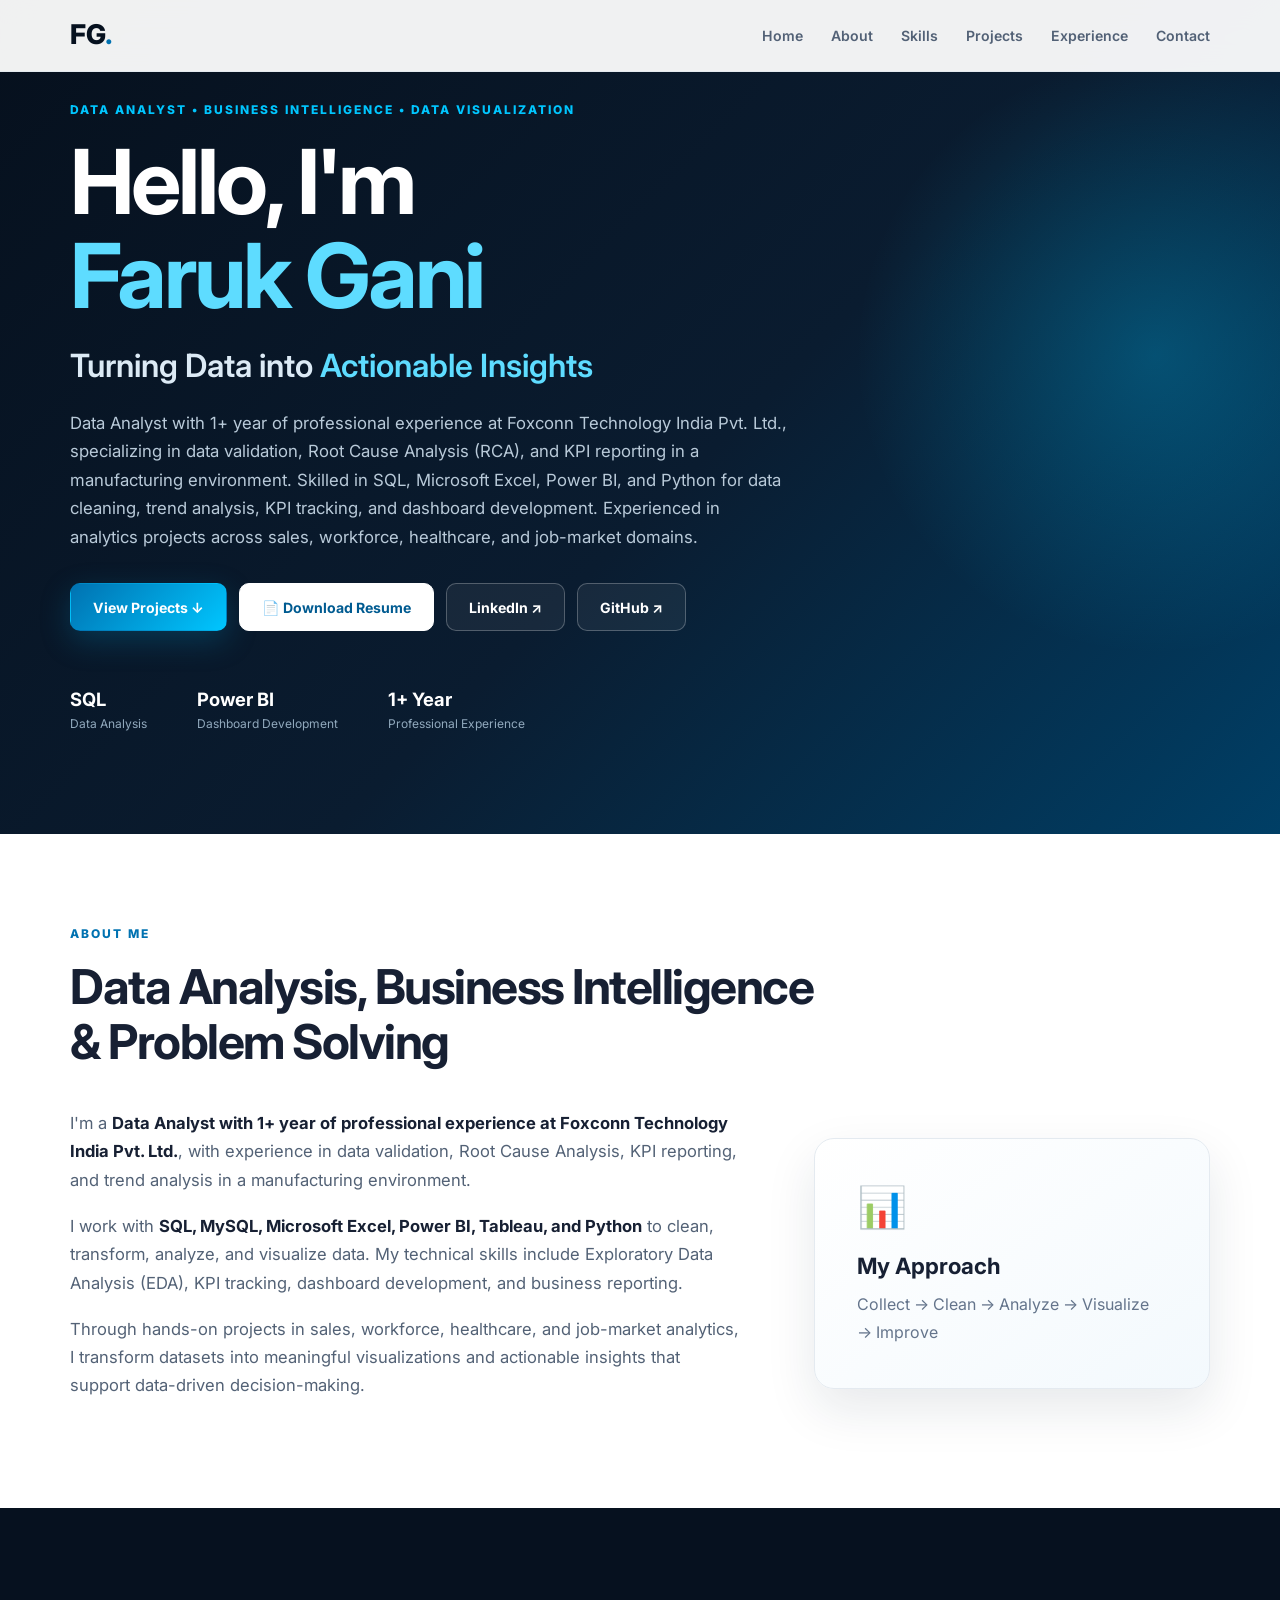
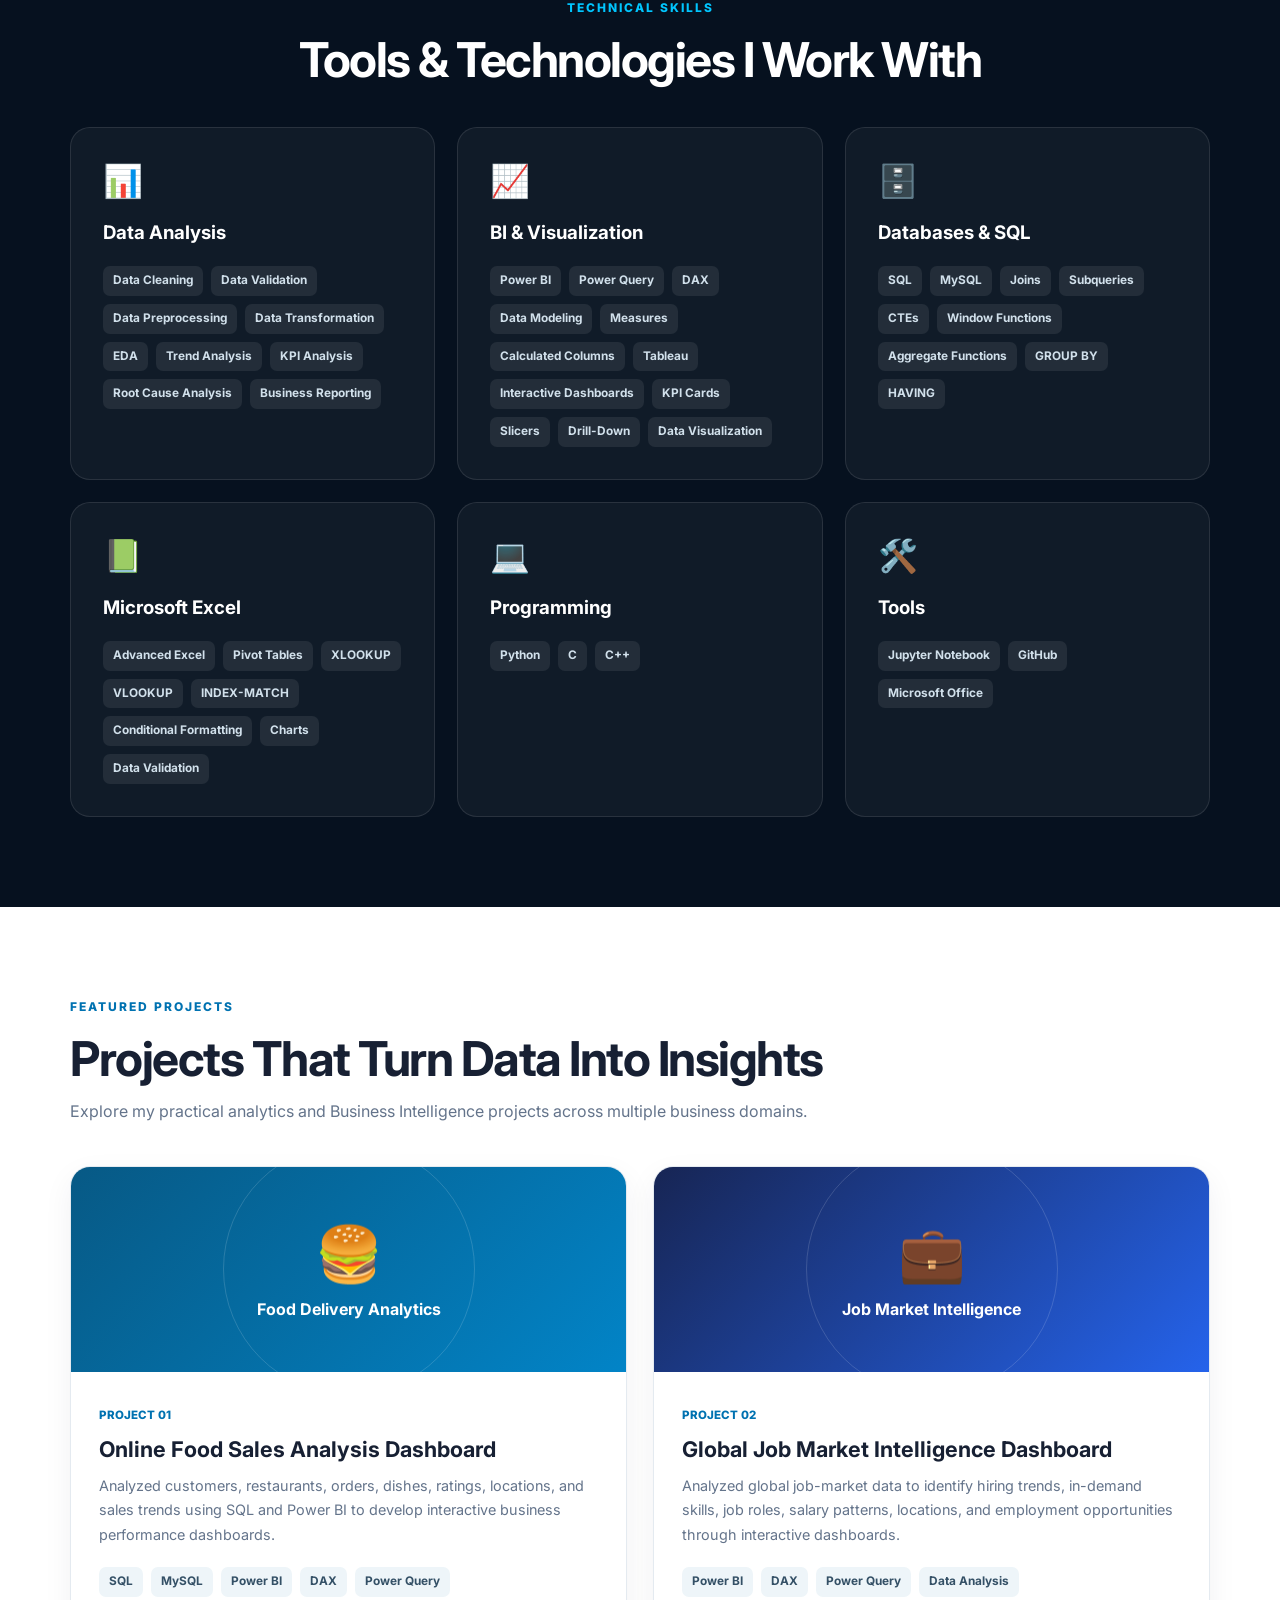
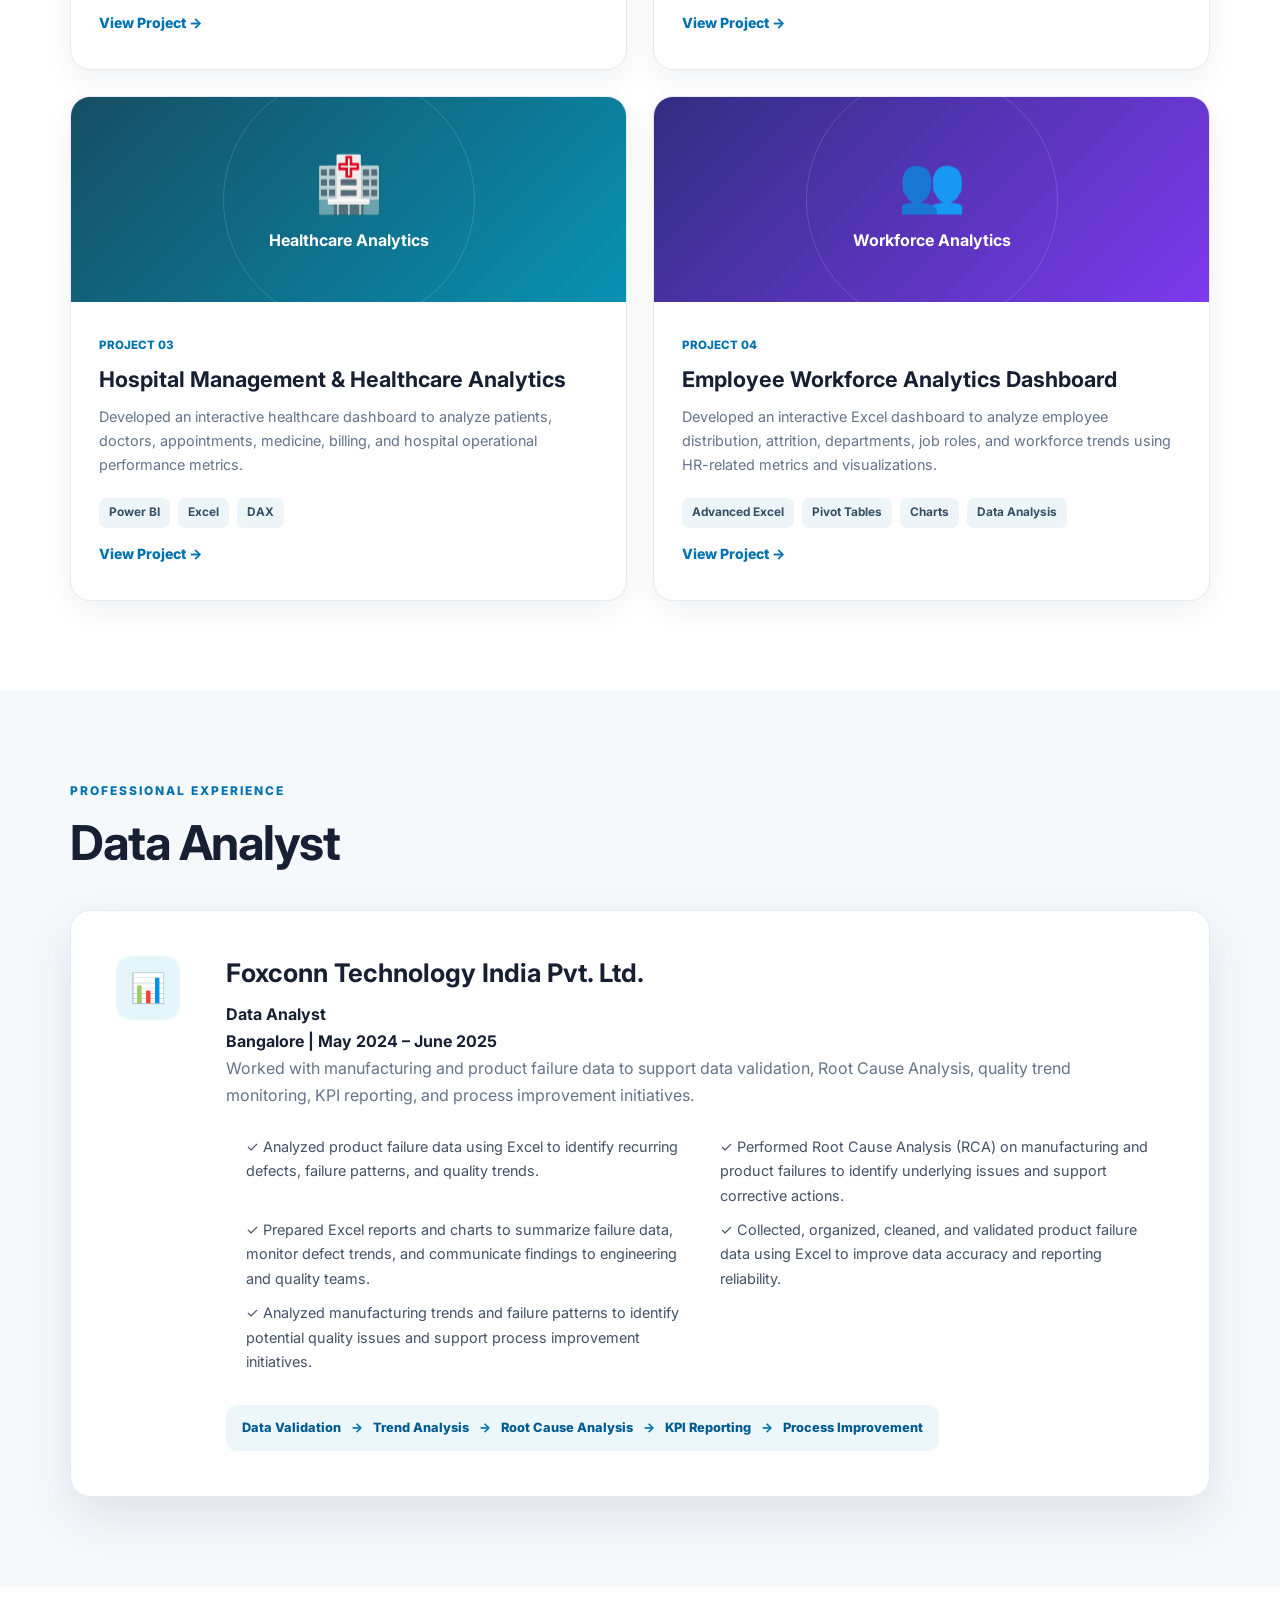
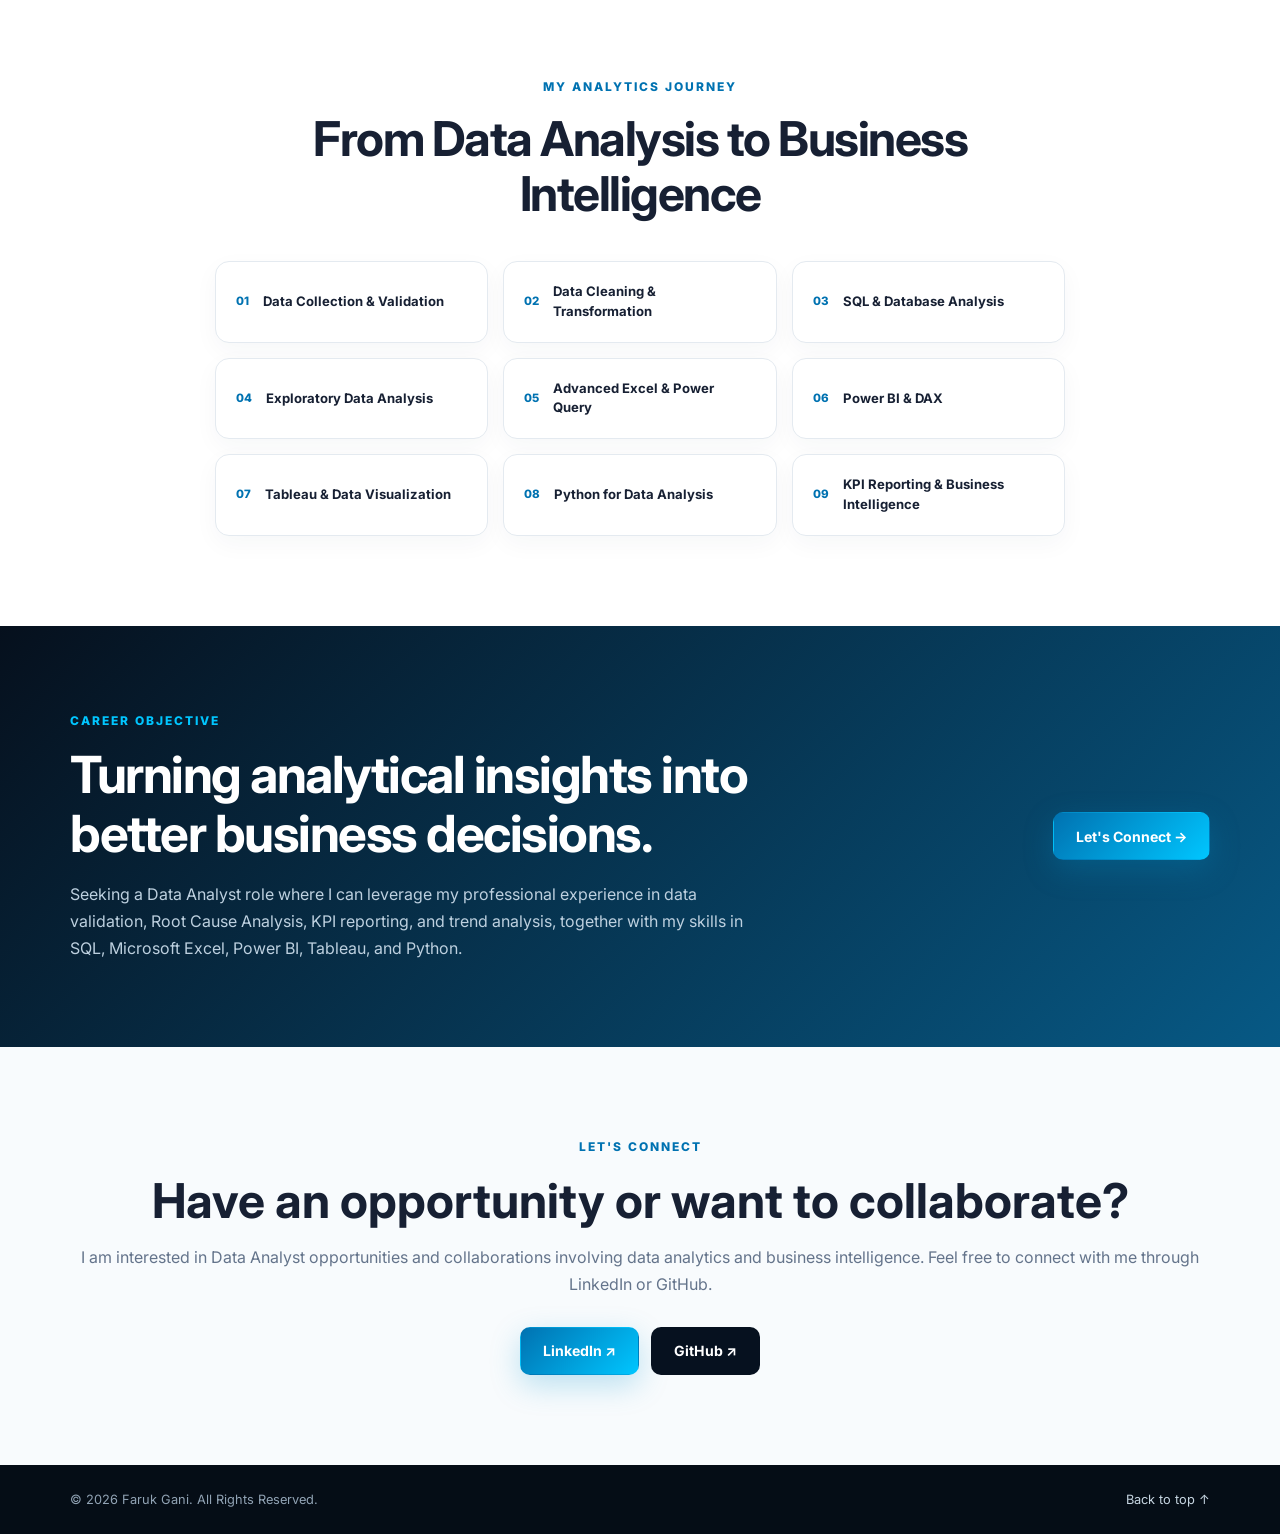
<file: index.html>
<!DOCTYPE html>
<html lang="en">
<head>
    <meta charset="UTF-8">
    <meta name="viewport" content="width=device-width, initial-scale=1.0">

    <meta name="description"
          content="Faruk Gani - Data Analyst Portfolio specializing in SQL, Power BI, Excel, Python, Tableau, KPI Reporting and Business Intelligence.">

    <meta name="author" content="Faruk Gani">

    <title>Faruk Gani | Data Analyst Portfolio</title>

    <link rel="stylesheet" href="style.css">

    <!-- Google Font -->
    <link rel="preconnect" href="https://fonts.googleapis.com">
    <link rel="preconnect" href="https://fonts.gstatic.com" crossorigin>

    <link href="https://fonts.googleapis.com/css2?family=Inter:wght@400;500;600;700;800&display=swap"
          rel="stylesheet">
</head>

<body>

<!-- ================= NAVBAR ================= -->

<header class="navbar">

    <div class="container nav-container">

        <a href="#home" class="logo">
            FG<span>.</span>
        </a>

        <button class="menu-toggle" aria-label="Open navigation">
            ☰
        </button>

        <nav class="nav-links">
            <a href="#home">Home</a>
            <a href="#about">About</a>
            <a href="#skills">Skills</a>
            <a href="#projects">Projects</a>
            <a href="#experience">Experience</a>
            <a href="#contact">Contact</a>
        </nav>

    </div>

</header>


<!-- ================= MAIN ================= -->

<main>

<!-- ================= HERO ================= -->

<section id="home" class="hero">

    <div class="hero-glow"></div>

    <div class="container hero-container">

        <div class="hero-content">

            <p class="eyebrow">
                DATA ANALYST • BUSINESS INTELLIGENCE • DATA VISUALIZATION
            </p>

            <h1>
                Hello, I'm
                <span>Faruk Gani</span>
            </h1>

            <h2>
                Turning Data into
                <span>Actionable Insights</span>
            </h2>

            <p class="hero-description">
                Data Analyst with 1+ year of professional experience at
                Foxconn Technology India Pvt. Ltd., specializing in data
                validation, Root Cause Analysis (RCA), and KPI reporting
                in a manufacturing environment. Skilled in SQL, Microsoft
                Excel, Power BI, and Python for data cleaning, trend
                analysis, KPI tracking, and dashboard development.
                Experienced in analytics projects across sales, workforce,
                healthcare, and job-market domains.
            </p>

            <!-- HERO BUTTONS -->

            <div class="hero-buttons">

                <a href="#projects" class="btn btn-primary">
                    View Projects ↓
                </a>

                <a href="Farukgani_CV.pdf"
                   download
                   class="btn btn-resume">
                    📄 Download Resume
                </a>

                <a href="https://www.linkedin.com/in/faruk-gani-562056240"
                   target="_blank"
                   rel="noopener noreferrer"
                   class="btn btn-outline">
                    LinkedIn ↗
                </a>

                <a href="https://github.com/farukgani"
                   target="_blank"
                   rel="noopener noreferrer"
                   class="btn btn-outline">
                    GitHub ↗
                </a>

            </div>

            <!-- QUICK STATS -->

            <div class="quick-stats">

                <div class="stat">
                    <strong>SQL</strong>
                    <span>Data Analysis</span>
                </div>

                <div class="stat">
                    <strong>Power BI</strong>
                    <span>Dashboard Development</span>
                </div>

                <div class="stat">
                    <strong>1+ Year</strong>
                    <span>Professional Experience</span>
                </div>

            </div>

        </div>

    </div>

</section>


<!-- ================= ABOUT ================= -->

<section id="about" class="section">

    <div class="container">

        <div class="section-heading">

            <p class="section-label">ABOUT ME</p>

            <h2>
                Data Analysis, Business Intelligence & Problem Solving
            </h2>

        </div>

        <div class="about-grid">

            <div class="about-text">

                <p>
                    I'm a <strong>Data Analyst with 1+ year of professional
                    experience at Foxconn Technology India Pvt. Ltd.</strong>,
                    with experience in data validation, Root Cause Analysis,
                    KPI reporting, and trend analysis in a manufacturing
                    environment.
                </p>

                <p>
                    I work with <strong>SQL, MySQL, Microsoft Excel,
                    Power BI, Tableau, and Python</strong> to clean,
                    transform, analyze, and visualize data. My technical
                    skills include Exploratory Data Analysis (EDA),
                    KPI tracking, dashboard development, and business reporting.
                </p>

                <p>
                    Through hands-on projects in sales, workforce,
                    healthcare, and job-market analytics, I transform
                    datasets into meaningful visualizations and actionable
                    insights that support data-driven decision-making.
                </p>

            </div>

            <div class="about-card">

                <div class="about-icon">📊</div>

                <h3>My Approach</h3>

                <p>
                    Collect → Clean → Analyze → Visualize → Improve
                </p>

            </div>

        </div>

    </div>

</section>


<!-- ================= SKILLS ================= -->

<section id="skills" class="section section-dark">

    <div class="container">

        <div class="section-heading center">

            <p class="section-label">TECHNICAL SKILLS</p>

            <h2>Tools & Technologies I Work With</h2>

        </div>

        <div class="skills-grid">

            <!-- DATA ANALYSIS -->

            <div class="skill-card">

                <div class="skill-icon">📊</div>

                <h3>Data Analysis</h3>

                <div class="tags">
                    <span>Data Cleaning</span>
                    <span>Data Validation</span>
                    <span>Data Preprocessing</span>
                    <span>Data Transformation</span>
                    <span>EDA</span>
                    <span>Trend Analysis</span>
                    <span>KPI Analysis</span>
                    <span>Root Cause Analysis</span>
                    <span>Business Reporting</span>
                </div>

            </div>

            <!-- BI & VISUALIZATION -->

            <div class="skill-card">

                <div class="skill-icon">📈</div>

                <h3>BI & Visualization</h3>

                <div class="tags">
                    <span>Power BI</span>
                    <span>Power Query</span>
                    <span>DAX</span>
                    <span>Data Modeling</span>
                    <span>Measures</span>
                    <span>Calculated Columns</span>
                    <span>Tableau</span>
                    <span>Interactive Dashboards</span>
                    <span>KPI Cards</span>
                    <span>Slicers</span>
                    <span>Drill-Down</span>
                    <span>Data Visualization</span>
                </div>

            </div>

            <!-- DATABASES & SQL -->

            <div class="skill-card">

                <div class="skill-icon">🗄️</div>

                <h3>Databases & SQL</h3>

                <div class="tags">
                    <span>SQL</span>
                    <span>MySQL</span>
                    <span>Joins</span>
                    <span>Subqueries</span>
                    <span>CTEs</span>
                    <span>Window Functions</span>
                    <span>Aggregate Functions</span>
                    <span>GROUP BY</span>
                    <span>HAVING</span>
                </div>

            </div>

            <!-- MICROSOFT EXCEL -->

            <div class="skill-card">

                <div class="skill-icon">📗</div>

                <h3>Microsoft Excel</h3>

                <div class="tags">
                    <span>Advanced Excel</span>
                    <span>Pivot Tables</span>
                    <span>XLOOKUP</span>
                    <span>VLOOKUP</span>
                    <span>INDEX-MATCH</span>
                    <span>Conditional Formatting</span>
                    <span>Charts</span>
                    <span>Data Validation</span>
                </div>

            </div>

            <!-- PROGRAMMING -->

            <div class="skill-card">

                <div class="skill-icon">💻</div>

                <h3>Programming</h3>

                <div class="tags">
                    <span>Python</span>
                    <span>C</span>
                    <span>C++</span>
                </div>

            </div>

            <!-- TOOLS -->

            <div class="skill-card">

                <div class="skill-icon">🛠️</div>

                <h3>Tools</h3>

                <div class="tags">
                    <span>Jupyter Notebook</span>
                    <span>GitHub</span>
                    <span>Microsoft Office</span>
                </div>

            </div>

        </div>

    </div>

</section>


<!-- ================= PROJECTS ================= -->

<section id="projects" class="section">

    <div class="container">

        <div class="section-heading">

            <p class="section-label">FEATURED PROJECTS</p>

            <h2>Projects That Turn Data Into Insights</h2>

            <p>
                Explore my practical analytics and Business Intelligence
                projects across multiple business domains.
            </p>

        </div>

        <div class="projects-grid">

            <!-- PROJECT 1 -->

            <article class="project-card">

                <div class="project-image food">

                    <div class="project-icon">🍔</div>

                    <h3>Food Delivery Analytics</h3>

                </div>

                <div class="project-content">

                    <span class="project-number">PROJECT 01</span>

                    <h3>Online Food Sales Analysis Dashboard</h3>

                    <p>
                        Analyzed customers, restaurants, orders, dishes,
                        ratings, locations, and sales trends using SQL
                        and Power BI to develop interactive business
                        performance dashboards.
                    </p>

                    <div class="tags">
                        <span>SQL</span>
                        <span>MySQL</span>
                        <span>Power BI</span>
                        <span>DAX</span>
                        <span>Power Query</span>
                    </div>

                    <a href="https://github.com/farukgani/Online-Food-Sales-Analysis-Dashboard"
                       target="_blank"
                       rel="noopener noreferrer"
                       class="project-link">
                        View Project →
                    </a>

                </div>

            </article>

            <!-- PROJECT 2 -->

            <article class="project-card">

                <div class="project-image jobs">

                    <div class="project-icon">💼</div>

                    <h3>Job Market Intelligence</h3>

                </div>

                <div class="project-content">

                    <span class="project-number">PROJECT 02</span>

                    <h3>Global Job Market Intelligence Dashboard</h3>

                    <p>
                        Analyzed global job-market data to identify
                        hiring trends, in-demand skills, job roles,
                        salary patterns, locations, and employment
                        opportunities through interactive dashboards.
                    </p>

                    <div class="tags">
                        <span>Power BI</span>
                        <span>DAX</span>
                        <span>Power Query</span>
                        <span>Data Analysis</span>
                    </div>

                    <a href="https://github.com/farukgani/Global-Job-Market-Intelligence-Dashboad"
                       target="_blank"
                       rel="noopener noreferrer"
                       class="project-link">
                        View Project →
                    </a>

                </div>

            </article>

            <!-- PROJECT 3 -->

            <article class="project-card">

                <div class="project-image hospital">

                    <div class="project-icon">🏥</div>

                    <h3>Healthcare Analytics</h3>

                </div>

                <div class="project-content">

                    <span class="project-number">PROJECT 03</span>

                    <h3>Hospital Management & Healthcare Analytics</h3>

                    <p>
                        Developed an interactive healthcare dashboard
                        to analyze patients, doctors, appointments,
                        medicine, billing, and hospital operational
                        performance metrics.
                    </p>

                    <div class="tags">
                        <span>Power BI</span>
                        <span>Excel</span>
                        <span>DAX</span>
                    </div>

                    <a href="https://github.com/farukgani/Hospital-Management-and-Healthcare-Analytics-Dashboard"
                       target="_blank"
                       rel="noopener noreferrer"
                       class="project-link">
                        View Project →
                    </a>

                </div>

            </article>

            <!-- PROJECT 4 -->

            <article class="project-card">

                <div class="project-image employee">

                    <div class="project-icon">👥</div>

                    <h3>Workforce Analytics</h3>

                </div>

                <div class="project-content">

                    <span class="project-number">PROJECT 04</span>

                    <h3>Employee Workforce Analytics Dashboard</h3>

                    <p>
                        Developed an interactive Excel dashboard to
                        analyze employee distribution, attrition,
                        departments, job roles, and workforce trends
                        using HR-related metrics and visualizations.
                    </p>

                    <div class="tags">
                        <span>Advanced Excel</span>
                        <span>Pivot Tables</span>
                        <span>Charts</span>
                        <span>Data Analysis</span>
                    </div>

                    <a href="https://github.com/farukgani/Employee-Workforce-Analytics-Dashboard-"
                       target="_blank"
                       rel="noopener noreferrer"
                       class="project-link">
                        View Project →
                    </a>

                </div>

            </article>

        </div>

    </div>

</section>


<!-- ================= EXPERIENCE ================= -->

<section id="experience" class="section section-light">

    <div class="container">

        <div class="section-heading">

            <p class="section-label">PROFESSIONAL EXPERIENCE</p>

            <h2>Data Analyst</h2>

        </div>

        <div class="experience-card">

            <div class="experience-icon">📊</div>

            <div class="experience-content">

                <h3>Foxconn Technology India Pvt. Ltd.</h3>

                <p><strong>Data Analyst</strong></p>

                <p><strong>Bangalore | May 2024 – June 2025</strong></p>

                <p class="experience-summary">
                    Worked with manufacturing and product failure data
                    to support data validation, Root Cause Analysis,
                    quality trend monitoring, KPI reporting, and
                    process improvement initiatives.
                </p>

                <div class="experience-list">

                    <div>
                        ✓ Analyzed product failure data using Excel to
                        identify recurring defects, failure patterns,
                        and quality trends.
                    </div>

                    <div>
                        ✓ Performed Root Cause Analysis (RCA) on
                        manufacturing and product failures to identify
                        underlying issues and support corrective actions.
                    </div>

                    <div>
                        ✓ Prepared Excel reports and charts to summarize
                        failure data, monitor defect trends, and
                        communicate findings to engineering and quality teams.
                    </div>

                    <div>
                        ✓ Collected, organized, cleaned, and validated
                        product failure data using Excel to improve
                        data accuracy and reporting reliability.
                    </div>

                    <div>
                        ✓ Analyzed manufacturing trends and failure
                        patterns to identify potential quality issues
                        and support process improvement initiatives.
                    </div>

                </div>

                <div class="journey-line">
                    Data Validation
                    <span>→</span>
                    Trend Analysis
                    <span>→</span>
                    Root Cause Analysis
                    <span>→</span>
                    KPI Reporting
                    <span>→</span>
                    Process Improvement
                </div>

            </div>

        </div>

    </div>

</section>


<!-- ================= JOURNEY ================= -->

<section class="section">

    <div class="container">

        <div class="section-heading center">

            <p class="section-label">MY ANALYTICS JOURNEY</p>

            <h2>From Data Analysis to Business Intelligence</h2>

        </div>

        <div class="timeline">

            <div class="timeline-item">
                <span>01</span>
                <strong>Data Collection & Validation</strong>
            </div>

            <div class="timeline-item">
                <span>02</span>
                <strong>Data Cleaning & Transformation</strong>
            </div>

            <div class="timeline-item">
                <span>03</span>
                <strong>SQL & Database Analysis</strong>
            </div>

            <div class="timeline-item">
                <span>04</span>
                <strong>Exploratory Data Analysis</strong>
            </div>

            <div class="timeline-item">
                <span>05</span>
                <strong>Advanced Excel & Power Query</strong>
            </div>

            <div class="timeline-item">
                <span>06</span>
                <strong>Power BI & DAX</strong>
            </div>

            <div class="timeline-item">
                <span>07</span>
                <strong>Tableau & Data Visualization</strong>
            </div>

            <div class="timeline-item">
                <span>08</span>
                <strong>Python for Data Analysis</strong>
            </div>

            <div class="timeline-item">
                <span>09</span>
                <strong>KPI Reporting & Business Intelligence</strong>
            </div>

        </div>

    </div>

</section>


<!-- ================= CAREER ================= -->

<section class="career-section">

    <div class="container career-container">

        <div>

            <p class="section-label">CAREER OBJECTIVE</p>

            <h2>
                Turning analytical insights into better business decisions.
            </h2>

            <p>
                Seeking a Data Analyst role where I can leverage my
                professional experience in data validation, Root Cause
                Analysis, KPI reporting, and trend analysis, together
                with my skills in SQL, Microsoft Excel, Power BI,
                Tableau, and Python.
            </p>

        </div>

        <a href="#contact" class="btn btn-primary">
            Let's Connect →
        </a>

    </div>

</section>


<!-- ================= CONTACT ================= -->

<section id="contact" class="section contact">

    <div class="container center">

        <p class="section-label">LET'S CONNECT</p>

        <h2>
            Have an opportunity or want to collaborate?
        </h2>

        <p>
            I am interested in Data Analyst opportunities and
            collaborations involving data analytics and business intelligence.
            Feel free to connect with me through LinkedIn or GitHub.
        </p>

        <div class="contact-buttons">

            <a href="https://www.linkedin.com/in/faruk-gani-562056240"
               target="_blank"
               rel="noopener noreferrer"
               class="btn btn-primary">
                LinkedIn ↗
            </a>

            <a href="https://github.com/farukgani"
               target="_blank"
               rel="noopener noreferrer"
               class="btn btn-dark">
                GitHub ↗
            </a>

        </div>

    </div>

</section>

</main>


<!-- ================= FOOTER ================= -->

<footer>

    <div class="container footer-container">

        <p>
            © 2026 Faruk Gani. All Rights Reserved.
        </p>

        <a href="#home">Back to top ↑</a>

    </div>

</footer>


<!-- ================= JAVASCRIPT ================= -->

<script>

    const menuToggle = document.querySelector(".menu-toggle");
    const navLinks = document.querySelector(".nav-links");

    menuToggle.addEventListener("click", function () {
        const isActive = navLinks.classList.toggle("active");
        menuToggle.setAttribute("aria-expanded", isActive);
    });

    document.querySelectorAll(".nav-links a").forEach(function (link) {
        link.addEventListener("click", function () {
            navLinks.classList.remove("active");
            menuToggle.setAttribute("aria-expanded", "false");
        });
    });

</script>

</body>
</html>
</file>
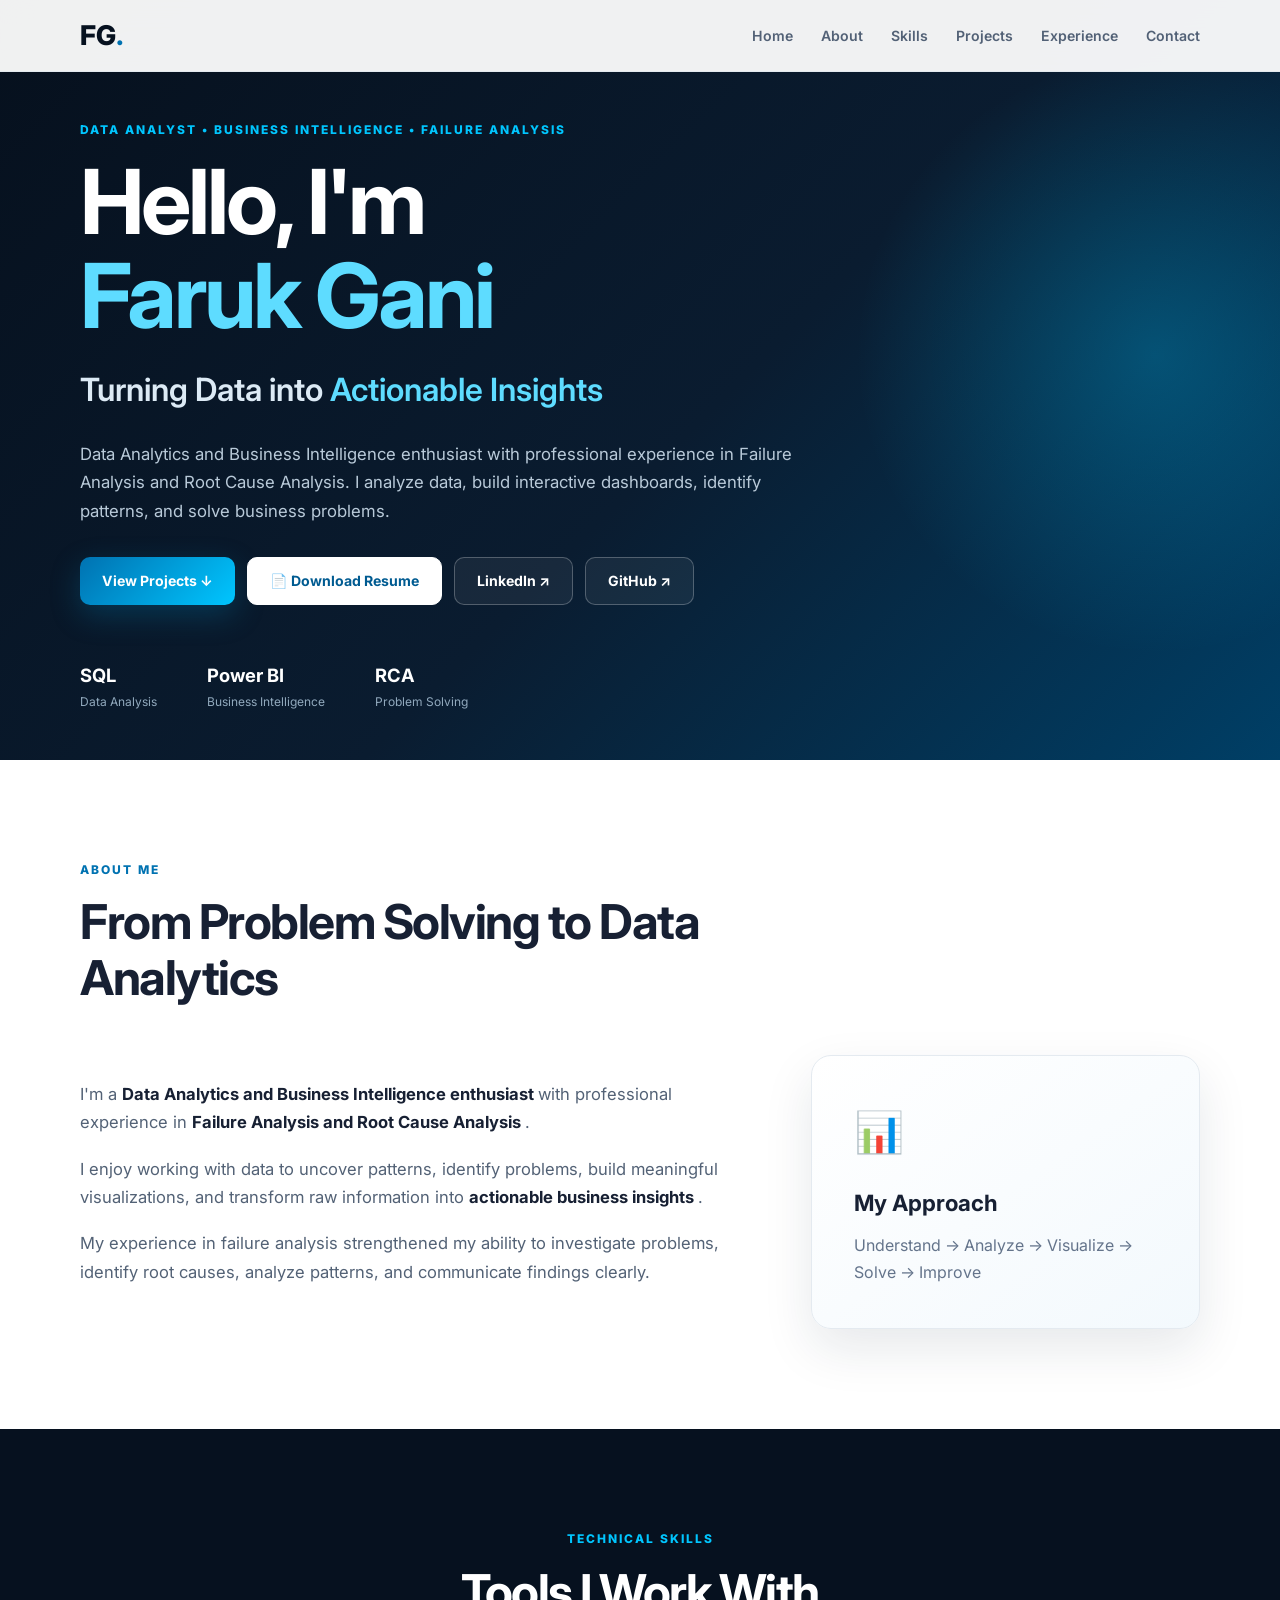
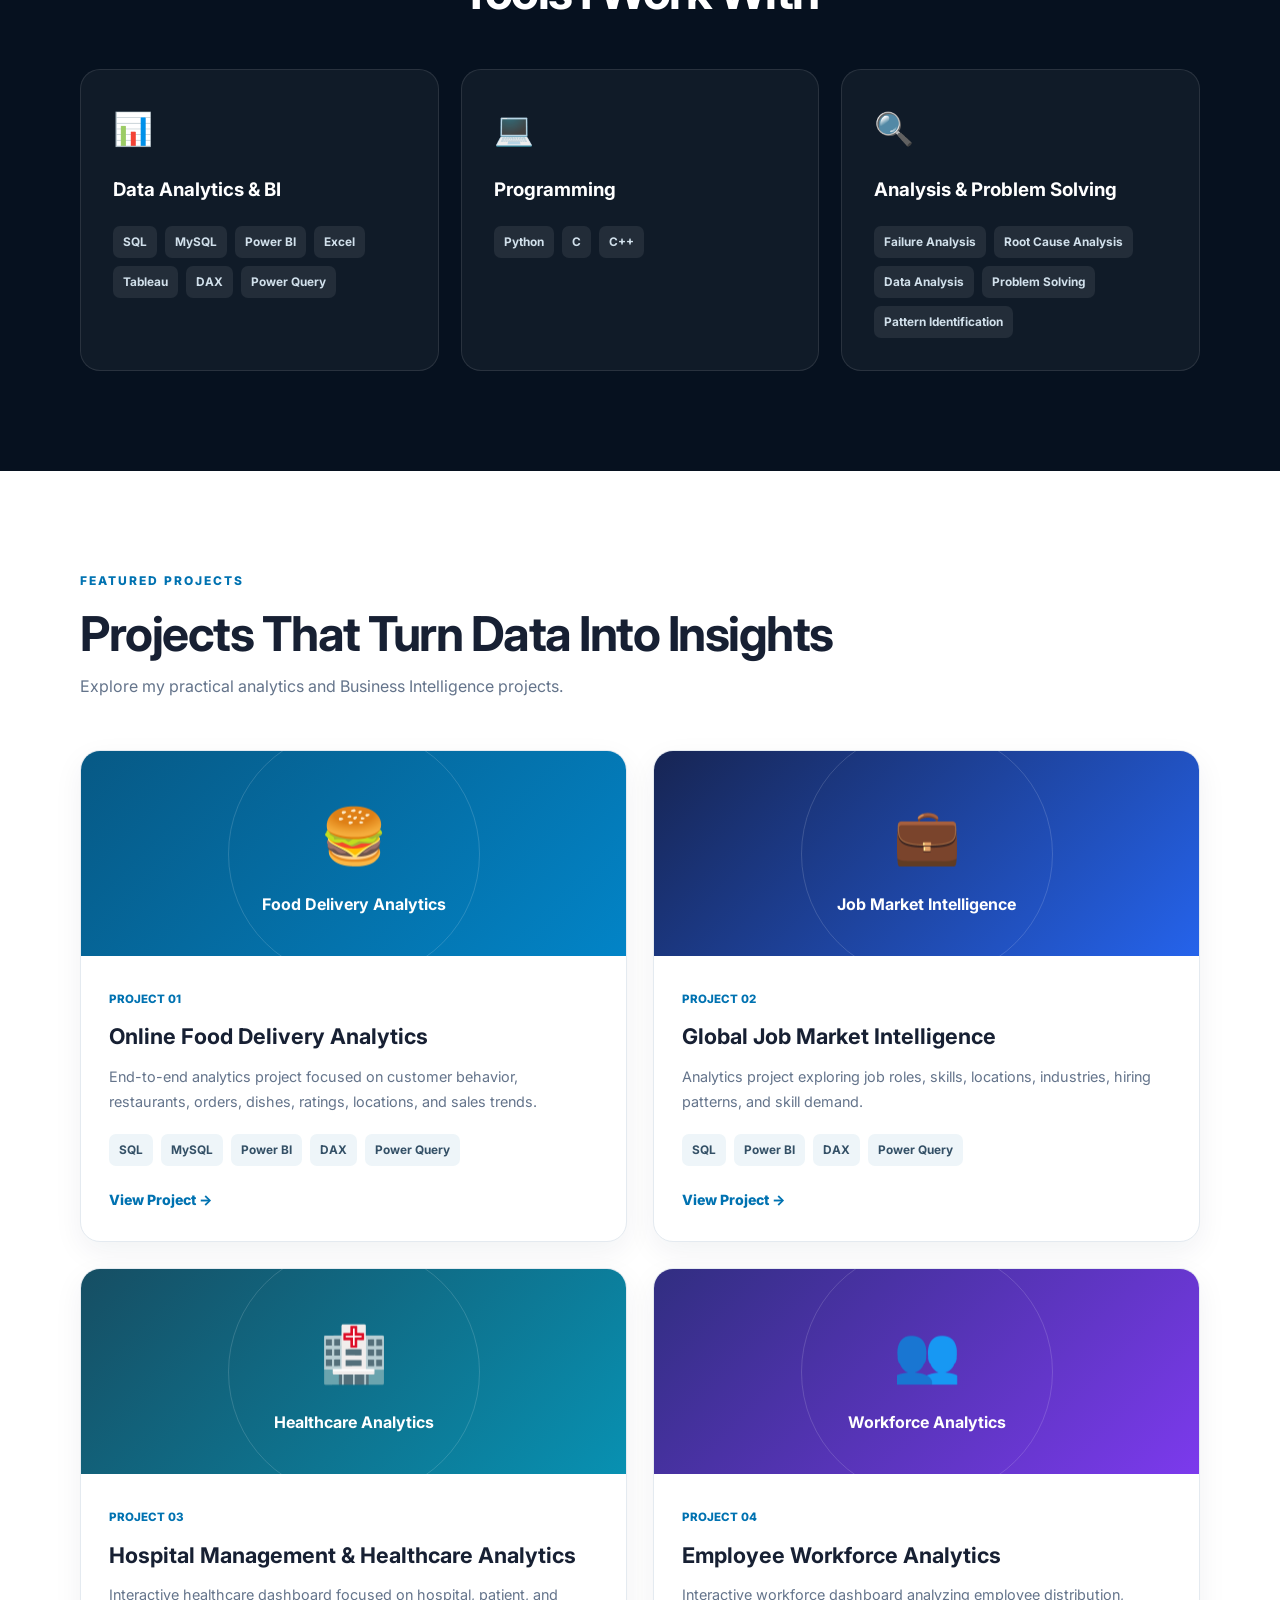
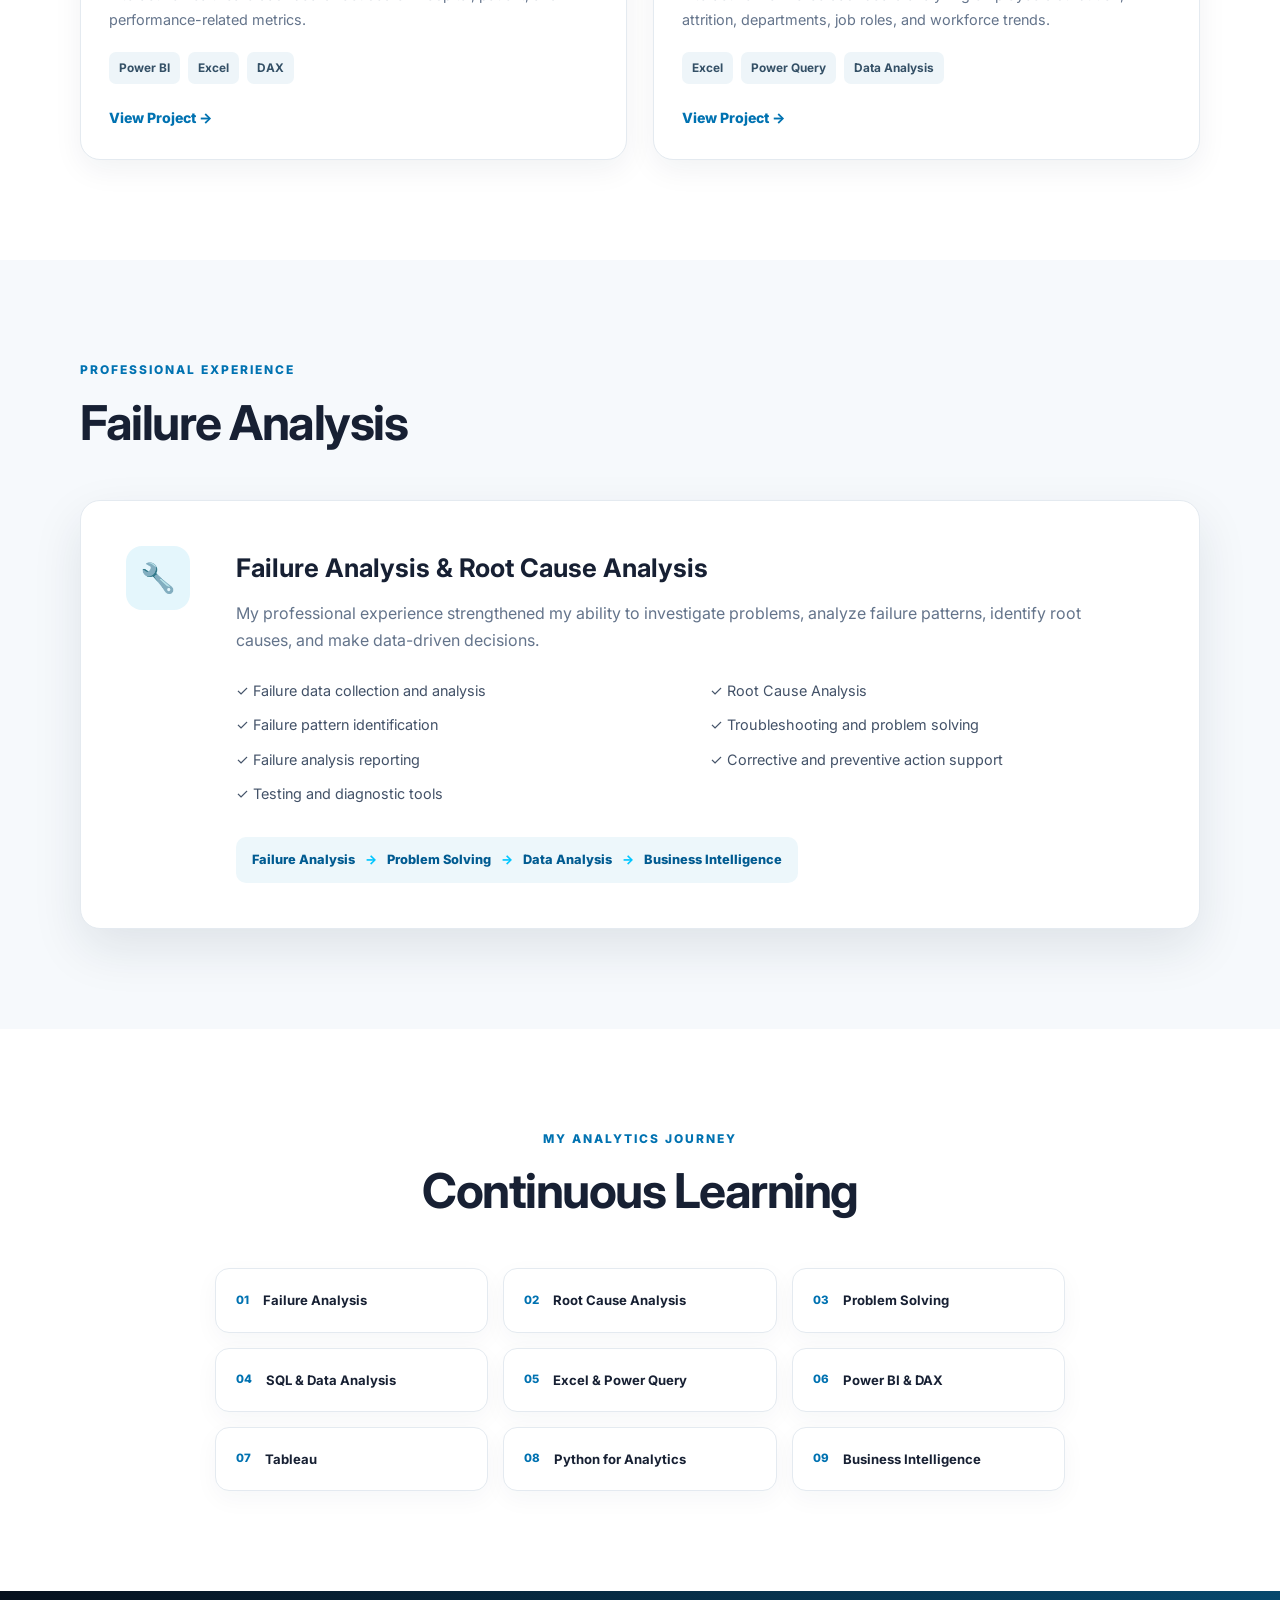
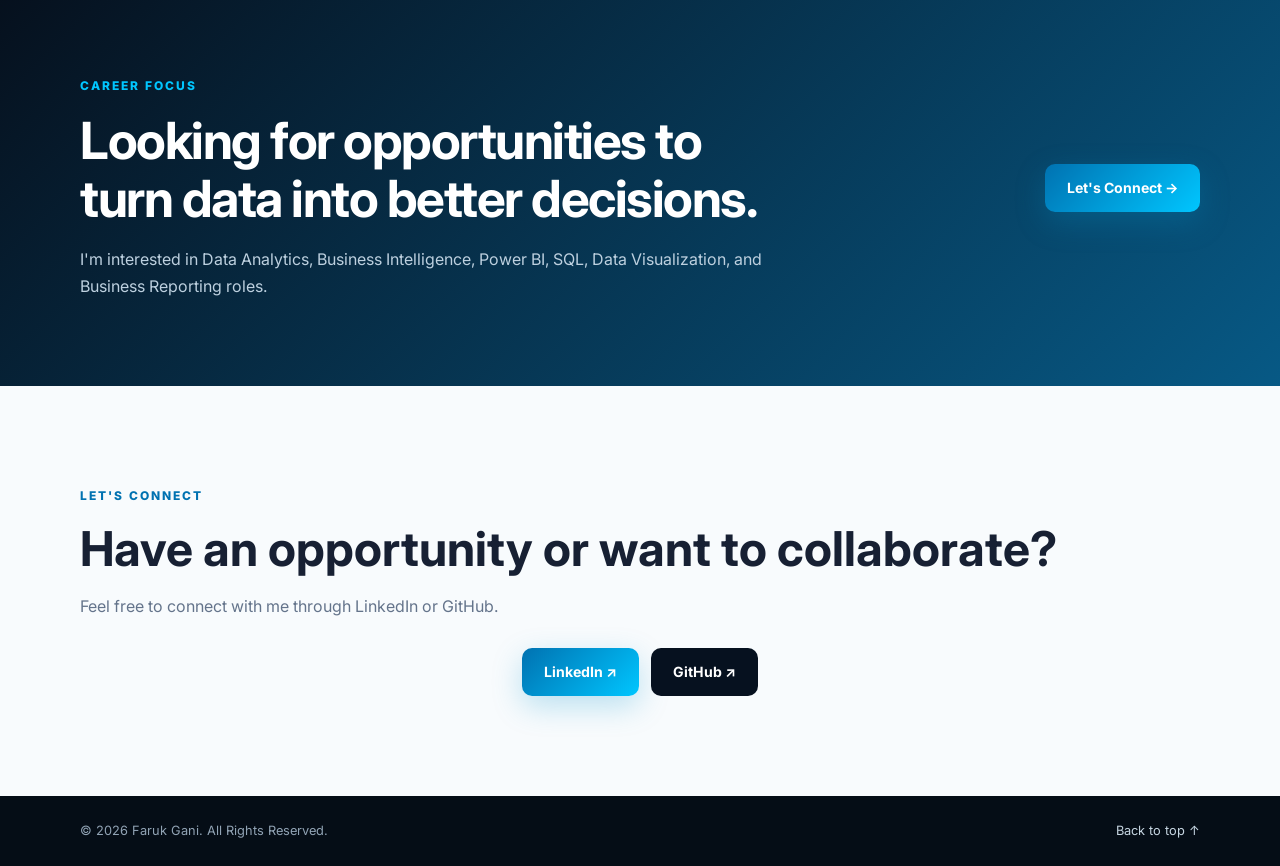
<file: Faruk-Portfolio/index.html>
<!DOCTYPE html>
<html lang="en">
<head>
    <meta charset="UTF-8">
    <meta name="viewport" content="width=device-width, initial-scale=1.0">

    <meta name="description"
          content="Faruk Gani - Data Analyst, Business Intelligence and Failure Analysis Portfolio">

    <meta name="author" content="Faruk Gani">

    <title>Faruk Gani | Data Analyst & BI Portfolio</title>

    <link rel="stylesheet" href="style.css">

    <!-- Google Font -->
    <link rel="preconnect" href="https://fonts.googleapis.com">
    <link rel="preconnect" href="https://fonts.gstatic.com" crossorigin>

    <link href="https://fonts.googleapis.com/css2?family=Inter:wght@400;500;600;700;800&display=swap"
          rel="stylesheet">
</head>

<body>

<!-- ================= NAVBAR ================= -->

<header class="navbar">

    <div class="container nav-container">

        <a href="#home" class="logo">
            FG<span>.</span>
        </a>

        <button class="menu-toggle" aria-label="Open navigation">
            ☰
        </button>

        <nav class="nav-links">

            <a href="#home">Home</a>
            <a href="#about">About</a>
            <a href="#skills">Skills</a>
            <a href="#projects">Projects</a>
            <a href="#experience">Experience</a>
            <a href="#contact">Contact</a>

        </nav>

    </div>

</header>


<!-- ================= MAIN ================= -->

<main>


<!-- ================= HERO ================= -->

<section id="home" class="hero">

    <div class="hero-glow"></div>

    <div class="container hero-container">

        <div class="hero-content">

            <p class="eyebrow">
                DATA ANALYST • BUSINESS INTELLIGENCE • FAILURE ANALYSIS
            </p>

            <h1>
                Hello, I'm
                <span>Faruk Gani</span>
            </h1>

            <h2>
                Turning Data into
                <span>Actionable Insights</span>
            </h2>

            <p class="hero-description">

                Data Analytics and Business Intelligence enthusiast with
                professional experience in Failure Analysis and Root Cause
                Analysis. I analyze data, build interactive dashboards,
                identify patterns, and solve business problems.

            </p>


            <!-- HERO BUTTONS -->

<div class="hero-buttons">

    <a href="#projects" class="btn btn-primary">
        View Projects ↓
    </a>

    <a href="Faruk-Gani-Resume.pdf"
       download
       class="btn btn-resume">
        📄 Download Resume
    </a>

    <a href="https://www.linkedin.com/in/faruk-gani-562056240"
       target="_blank"
       rel="noopener noreferrer"
       class="btn btn-outline">
        LinkedIn ↗
    </a>

    <a href="https://github.com/farukgani"
       target="_blank"
       rel="noopener noreferrer"
       class="btn btn-outline">
        GitHub ↗
    </a>

</div>


            <!-- QUICK STATS -->

            <div class="quick-stats">

                <div class="stat">

                    <strong>SQL</strong>

                    <span>
                        Data Analysis
                    </span>

                </div>


                <div class="stat">

                    <strong>Power BI</strong>

                    <span>
                        Business Intelligence
                    </span>

                </div>


                <div class="stat">

                    <strong>RCA</strong>

                    <span>
                        Problem Solving
                    </span>

                </div>

            </div>

        </div>

    </div>

</section>



<!-- ================= ABOUT ================= -->

<section id="about" class="section">

    <div class="container">

        <div class="section-heading">

            <p class="section-label">
                ABOUT ME
            </p>

            <h2>
                From Problem Solving to Data Analytics
            </h2>

        </div>


        <div class="about-grid">


            <div class="about-text">

                <p>

                    I'm a
                    <strong>
                        Data Analytics and Business Intelligence enthusiast
                    </strong>
                    with professional experience in
                    <strong>
                        Failure Analysis and Root Cause Analysis
                    </strong>.

                </p>


                <p>

                    I enjoy working with data to uncover patterns,
                    identify problems, build meaningful visualizations,
                    and transform raw information into
                    <strong>
                        actionable business insights
                    </strong>.

                </p>


                <p>

                    My experience in failure analysis strengthened my
                    ability to investigate problems, identify root causes,
                    analyze patterns, and communicate findings clearly.

                </p>

            </div>


            <div class="about-card">

                <div class="about-icon">
                    📊
                </div>

                <h3>
                    My Approach
                </h3>

                <p>
                    Understand → Analyze → Visualize → Solve → Improve
                </p>

            </div>

        </div>

    </div>

</section>



<!-- ================= SKILLS ================= -->

<section id="skills" class="section section-dark">

    <div class="container">

        <div class="section-heading center">

            <p class="section-label">
                TECHNICAL SKILLS
            </p>

            <h2>
                Tools I Work With
            </h2>

        </div>


        <div class="skills-grid">


            <!-- DATA ANALYTICS -->

            <div class="skill-card">

                <div class="skill-icon">
                    📊
                </div>

                <h3>
                    Data Analytics & BI
                </h3>

                <div class="tags">

                    <span>SQL</span>
                    <span>MySQL</span>
                    <span>Power BI</span>
                    <span>Excel</span>
                    <span>Tableau</span>
                    <span>DAX</span>
                    <span>Power Query</span>

                </div>

            </div>


            <!-- PROGRAMMING -->

            <div class="skill-card">

                <div class="skill-icon">
                    💻
                </div>

                <h3>
                    Programming
                </h3>

                <div class="tags">

                    <span>Python</span>
                    <span>C</span>
                    <span>C++</span>

                </div>

            </div>


            <!-- PROBLEM SOLVING -->

            <div class="skill-card">

                <div class="skill-icon">
                    🔍
                </div>

                <h3>
                    Analysis & Problem Solving
                </h3>

                <div class="tags">

                    <span>Failure Analysis</span>
                    <span>Root Cause Analysis</span>
                    <span>Data Analysis</span>
                    <span>Problem Solving</span>
                    <span>Pattern Identification</span>

                </div>

            </div>

        </div>

    </div>

</section>



<!-- ================= PROJECTS ================= -->

<section id="projects" class="section">

    <div class="container">

        <div class="section-heading">

            <p class="section-label">
                FEATURED PROJECTS
            </p>

            <h2>
                Projects That Turn Data Into Insights
            </h2>

            <p>
                Explore my practical analytics and Business Intelligence
                projects.
            </p>

        </div>


        <div class="projects-grid">


            <!-- PROJECT 1 -->

            <article class="project-card">

                <div class="project-image food">

                    <div class="project-icon">
                        🍔
                    </div>

                    <h3>
                        Food Delivery Analytics
                    </h3>

                </div>


                <div class="project-content">

                    <span class="project-number">
                        PROJECT 01
                    </span>

                    <h3>
                        Online Food Delivery Analytics
                    </h3>

                    <p>

                        End-to-end analytics project focused on customer
                        behavior, restaurants, orders, dishes, ratings,
                        locations, and sales trends.

                    </p>


                    <div class="tags">

                        <span>SQL</span>
                        <span>MySQL</span>
                        <span>Power BI</span>
                        <span>DAX</span>
                        <span>Power Query</span>

                    </div>


                    <a href="https://github.com/farukgani/Online-Food-Sales-Analysis-Dashboard"
                       target="_blank"
                       rel="noopener noreferrer"
                       class="project-link">

                        View Project →

                    </a>

                </div>

            </article>



            <!-- PROJECT 2 -->

            <article class="project-card">

                <div class="project-image jobs">

                    <div class="project-icon">
                        💼
                    </div>

                    <h3>
                        Job Market Intelligence
                    </h3>

                </div>


                <div class="project-content">

                    <span class="project-number">
                        PROJECT 02
                    </span>

                    <h3>
                        Global Job Market Intelligence
                    </h3>

                    <p>

                        Analytics project exploring job roles, skills,
                        locations, industries, hiring patterns,
                        and skill demand.

                    </p>


                    <div class="tags">

                        <span>SQL</span>
                        <span>Power BI</span>
                        <span>DAX</span>
                        <span>Power Query</span>

                    </div>


                    <a href="https://github.com/farukgani/Global-Job-Market-Intelligence-Dashboad"
                       target="_blank"
                       rel="noopener noreferrer"
                       class="project-link">

                        View Project →

                    </a>

                </div>

            </article>



            <!-- PROJECT 3 -->

            <article class="project-card">

                <div class="project-image hospital">

                    <div class="project-icon">
                        🏥
                    </div>

                    <h3>
                        Healthcare Analytics
                    </h3>

                </div>


                <div class="project-content">

                    <span class="project-number">
                        PROJECT 03
                    </span>

                    <h3>
                        Hospital Management & Healthcare Analytics
                    </h3>

                    <p>

                        Interactive healthcare dashboard focused on
                        hospital, patient, and performance-related
                        metrics.

                    </p>


                    <div class="tags">

                        <span>Power BI</span>
                        <span>Excel</span>
                        <span>DAX</span>

                    </div>


                    <a href="https://github.com/farukgani/Hospital-Management-and-Healthcare-Analytics-Dashboard"
                       target="_blank"
                       rel="noopener noreferrer"
                       class="project-link">

                        View Project →

                    </a>

                </div>

            </article>



            <!-- PROJECT 4 -->

            <article class="project-card">

                <div class="project-image employee">

                    <div class="project-icon">
                        👥
                    </div>

                    <h3>
                        Workforce Analytics
                    </h3>

                </div>


                <div class="project-content">

                    <span class="project-number">
                        PROJECT 04
                    </span>

                    <h3>
                        Employee Workforce Analytics
                    </h3>

                    <p>

                        Interactive workforce dashboard analyzing employee
                        distribution, attrition, departments, job roles,
                        and workforce trends.

                    </p>


                    <div class="tags">

                        <span>Excel</span>
                        <span>Power Query</span>
                        <span>Data Analysis</span>

                    </div>


                    <a href="https://github.com/farukgani/Employee-Workforce-Analytics-Dashboard-"
                       target="_blank"
                       rel="noopener noreferrer"
                       class="project-link">

                        View Project →

                    </a>

                </div>

            </article>


        </div>

    </div>

</section>



<!-- ================= EXPERIENCE ================= -->

<section id="experience" class="section section-light">

    <div class="container">

        <div class="section-heading">

            <p class="section-label">
                PROFESSIONAL EXPERIENCE
            </p>

            <h2>
                Failure Analysis
            </h2>

        </div>


        <div class="experience-card">


            <div class="experience-icon">
                🔧
            </div>


            <div class="experience-content">

                <h3>
                    Failure Analysis & Root Cause Analysis
                </h3>

                <p class="experience-summary">

                    My professional experience strengthened my ability
                    to investigate problems, analyze failure patterns,
                    identify root causes, and make data-driven decisions.

                </p>


                <div class="experience-list">

                    <div>
                        ✓ Failure data collection and analysis
                    </div>

                    <div>
                        ✓ Root Cause Analysis
                    </div>

                    <div>
                        ✓ Failure pattern identification
                    </div>

                    <div>
                        ✓ Troubleshooting and problem solving
                    </div>

                    <div>
                        ✓ Failure analysis reporting
                    </div>

                    <div>
                        ✓ Corrective and preventive action support
                    </div>

                    <div>
                        ✓ Testing and diagnostic tools
                    </div>

                </div>


                <div class="journey-line">

                    Failure Analysis
                    <span>→</span>

                    Problem Solving
                    <span>→</span>

                    Data Analysis
                    <span>→</span>

                    Business Intelligence

                </div>

            </div>

        </div>

    </div>

</section>



<!-- ================= JOURNEY ================= -->

<section class="section">

    <div class="container">

        <div class="section-heading center">

            <p class="section-label">
                MY ANALYTICS JOURNEY
            </p>

            <h2>
                Continuous Learning
            </h2>

        </div>


        <div class="timeline">


            <div class="timeline-item">

                <span>01</span>

                <strong>
                    Failure Analysis
                </strong>

            </div>


            <div class="timeline-item">

                <span>02</span>

                <strong>
                    Root Cause Analysis
                </strong>

            </div>


            <div class="timeline-item">

                <span>03</span>

                <strong>
                    Problem Solving
                </strong>

            </div>


            <div class="timeline-item">

                <span>04</span>

                <strong>
                    SQL & Data Analysis
                </strong>

            </div>


            <div class="timeline-item">

                <span>05</span>

                <strong>
                    Excel & Power Query
                </strong>

            </div>


            <div class="timeline-item">

                <span>06</span>

                <strong>
                    Power BI & DAX
                </strong>

            </div>


            <div class="timeline-item">

                <span>07</span>

                <strong>
                    Tableau
                </strong>

            </div>


            <div class="timeline-item">

                <span>08</span>

                <strong>
                    Python for Analytics
                </strong>

            </div>


            <div class="timeline-item">

                <span>09</span>

                <strong>
                    Business Intelligence
                </strong>

            </div>


        </div>

    </div>

</section>



<!-- ================= CAREER ================= -->

<section class="career-section">

    <div class="container career-container">

        <div>

            <p class="section-label">
                CAREER FOCUS
            </p>

            <h2>
                Looking for opportunities to turn data into better decisions.
            </h2>

            <p>

                I'm interested in Data Analytics, Business Intelligence,
                Power BI, SQL, Data Visualization, and Business Reporting roles.

            </p>

        </div>


        <a href="#contact" class="btn btn-primary">
            Let's Connect →
        </a>

    </div>

</section>



<!-- ================= CONTACT ================= -->

<section id="contact" class="section contact">

    <div class="container center">

        <p class="section-label">
            LET'S CONNECT
        </p>

        <h2>
            Have an opportunity or want to collaborate?
        </h2>

        <p>
            Feel free to connect with me through LinkedIn or GitHub.
        </p>


        <div class="contact-buttons">

            <a href="https://www.linkedin.com/in/faruk-gani-562056240"
               target="_blank"
               rel="noopener noreferrer"
               class="btn btn-primary">

                LinkedIn ↗

            </a>


            <a href="https://github.com/farukgani"
               target="_blank"
               rel="noopener noreferrer"
               class="btn btn-dark">

                GitHub ↗

            </a>

        </div>

    </div>

</section>


</main>



<!-- ================= FOOTER ================= -->

<footer>

    <div class="container footer-container">

        <p>
            © 2026 Faruk Gani. All Rights Reserved.
        </p>

        <a href="#home">
            Back to top ↑
        </a>

    </div>

</footer>



<!-- ================= JAVASCRIPT ================= -->

<script>

    const menuToggle = document.querySelector(".menu-toggle");

    const navLinks = document.querySelector(".nav-links");


    menuToggle.addEventListener("click", function () {

        navLinks.classList.toggle("active");

    });


    document.querySelectorAll(".nav-links a").forEach(function (link) {

        link.addEventListener("click", function () {

            navLinks.classList.remove("active");

        });

    });

</script>


</body>
</html>
</file>
<file: style.css>
/* =========================================================
   GLOBAL VARIABLES
========================================================= */

:root {
    --primary: #0072b1;
    --primary-dark: #005b91;
    --accent: #00c6ff;

    --dark: #06111f;
    --dark-light: #0d1b2a;

    --text: #172033;
    --text-light: #64748b;

    --white: #ffffff;
    --light: #f6f9fc;

    --border: #e4eaf0;

    --shadow: 0 20px 50px rgba(15, 35, 60, 0.10);

    --radius: 20px;
    --navbar-height: 72px;

    --transition: 0.25s ease;
}


/* =========================================================
   RESET & BASE STYLES
========================================================= */

* {
    margin: 0;
    padding: 0;
    box-sizing: border-box;
}

html {
    scroll-behavior: smooth;
    scroll-padding-top: calc(var(--navbar-height) + 12px);
}

body {
    font-family: "Inter", sans-serif;
    color: var(--text);
    background: var(--white);
    line-height: 1.7;
    overflow-wrap: break-word;
    -webkit-font-smoothing: antialiased;
}

img,
svg,
video {
    max-width: 100%;
    height: auto;
}

a {
    color: inherit;
    text-decoration: none;
}

button,
input,
textarea,
select {
    font: inherit;
}

button {
    cursor: pointer;
}

ul,
ol {
    padding-left: 1.25rem;
}

::selection {
    color: var(--white);
    background: var(--primary);
}


/* =========================================================
   ACCESSIBILITY
========================================================= */

a:focus-visible,
button:focus-visible {
    outline: 3px solid var(--accent);
    outline-offset: 4px;
}

button:disabled {
    opacity: 0.6;
    cursor: not-allowed;
}


/* =========================================================
   CONTAINER
========================================================= */

.container {
    width: min(1120px, 92%);
    margin-inline: auto;
}


/* =========================================================
   NAVBAR
========================================================= */

.navbar {
    position: fixed;
    top: 0;
    left: 0;
    width: 100%;
    height: var(--navbar-height);
    z-index: 1000;

    background: rgba(255, 255, 255, 0.94);
    -webkit-backdrop-filter: blur(15px);
    backdrop-filter: blur(15px);

    border-bottom: 1px solid rgba(228, 234, 240, 0.9);
}

.nav-container {
    height: 100%;
    display: flex;
    align-items: center;
    justify-content: space-between;
    gap: 20px;
}

.logo {
    flex-shrink: 0;
    font-size: 1.7rem;
    font-weight: 800;
    color: var(--dark);
    letter-spacing: -0.5px;
}

.logo span {
    color: var(--primary);
}

.nav-links {
    display: flex;
    align-items: center;
    justify-content: flex-end;
    gap: 28px;
}

.nav-links a {
    font-size: 0.88rem;
    font-weight: 600;
    color: #526176;
    transition: color var(--transition);
}

.nav-links a:hover {
    color: var(--primary);
}

.menu-toggle {
    display: none;
    border: none;
    background: transparent;
    color: var(--dark);
    font-size: 1.7rem;
    line-height: 1;
    padding: 8px;
    border-radius: 8px;
}


/* =========================================================
   HERO
========================================================= */

.hero {
    min-height: 760px;
    padding: calc(var(--navbar-height) + 60px) 0 70px;

    display: flex;
    align-items: center;

    position: relative;
    isolation: isolate;
    overflow: hidden;

    color: var(--white);

    background: linear-gradient(
        135deg,
        #06101d 0%,
        #0a1c30 55%,
        #003f66 100%
    );
}

.hero-glow {
    position: absolute;
    z-index: -1;

    width: 650px;
    height: 650px;
    right: -200px;
    top: 30px;

    border-radius: 50%;
    pointer-events: none;

    background: radial-gradient(
        circle,
        rgba(0, 198, 255, 0.25),
        transparent 65%
    );
}

.hero-container {
    position: relative;
    z-index: 1;
    width: 100%;
}

.hero-content {
    max-width: 900px;
}

.eyebrow {
    color: var(--accent);
    font-size: 0.75rem;
    font-weight: 800;
    letter-spacing: 2px;
    margin-bottom: 15px;
}

.hero h1 {
    font-size: clamp(3rem, 7vw, 5.6rem);
    line-height: 1.05;
    letter-spacing: -3px;
    margin-bottom: 20px;
    overflow-wrap: normal;
}

.hero h1 span {
    display: block;
    color: #5edcff;
}

.hero h2 {
    font-size: clamp(1.35rem, 3vw, 2rem);
    line-height: 1.35;
    font-weight: 600;
    color: #dceaf5;
    margin-bottom: 22px;
}

.hero h2 span {
    color: #5edcff;
}

.hero-description {
    max-width: 720px;
    color: #b9cad9;
    font-size: 1.05rem;
}


/* =========================================================
   BUTTONS
========================================================= */

.hero-buttons {
    display: flex;
    flex-wrap: wrap;
    gap: 12px;
    margin-top: 32px;
}

.btn {
    min-height: 48px;
    padding: 12px 22px;

    display: inline-flex;
    justify-content: center;
    align-items: center;
    gap: 8px;

    border: 1px solid transparent;
    border-radius: 10px;

    font-size: 0.88rem;
    font-weight: 700;
    line-height: 1.4;
    text-align: center;

    transition:
        transform var(--transition),
        box-shadow var(--transition),
        background-color var(--transition),
        color var(--transition),
        border-color var(--transition);
}

.btn:hover {
    transform: translateY(-3px);
}

.btn-primary {
    color: var(--white);
    background: linear-gradient(
        135deg,
        var(--primary),
        var(--accent)
    );

    box-shadow: 0 10px 30px rgba(0, 146, 205, 0.25);
}

.btn-primary:hover {
    box-shadow: 0 14px 35px rgba(0, 146, 205, 0.35);
}

.btn-outline {
    color: var(--white);
    border-color: rgba(255, 255, 255, 0.25);
    background: rgba(255, 255, 255, 0.06);
}

.btn-outline:hover {
    border-color: rgba(255, 255, 255, 0.55);
    background: rgba(255, 255, 255, 0.12);
}

.btn-dark {
    color: var(--white);
    background: var(--dark);
}

.btn-dark:hover {
    background: var(--primary-dark);
}

.btn-resume {
    color: var(--primary-dark);
    background: var(--white);
    border-color: var(--white);
}

.btn-resume:hover {
    color: var(--primary);
    background: #eaf8ff;
}


/* =========================================================
   QUICK STATS
========================================================= */

.quick-stats {
    display: flex;
    flex-wrap: wrap;
    gap: 50px;
    margin-top: 55px;
}

.stat {
    display: flex;
    flex-direction: column;
}

.stat strong {
    font-size: 1.15rem;
    line-height: 1.5;
}

.stat span {
    color: #91a9bd;
    font-size: 0.75rem;
}


/* =========================================================
   SECTIONS
========================================================= */

.section {
    padding: 100px 0;
}

.section-dark {
    background: var(--dark);
    color: var(--white);
}

.section-light {
    background: var(--light);
}

.section-heading {
    max-width: 760px;
    margin-bottom: 50px;
}

.section-heading.center {
    text-align: center;
    margin-inline: auto;
}

.section-label {
    color: var(--primary);
    font-size: 0.75rem;
    font-weight: 800;
    letter-spacing: 2px;
    margin-bottom: 14px;
}

.section-dark .section-label,
.career-section .section-label {
    color: var(--accent);
}

.section-heading h2 {
    font-size: clamp(2rem, 4vw, 3rem);
    line-height: 1.15;
    letter-spacing: -1.5px;
    margin-bottom: 12px;
}

.section-heading > p:not(.section-label) {
    color: var(--text-light);
}

.section-dark .section-heading > p:not(.section-label) {
    color: #b9cad9;
}


/* =========================================================
   ABOUT
========================================================= */

.about-grid {
    display: grid;
    grid-template-columns: 1.7fr 1fr;
    gap: 70px;
    align-items: center;
}

.about-text p {
    color: #536276;
    font-size: 1.04rem;
    margin-bottom: 18px;
}

.about-text strong {
    color: var(--text);
}

.about-card {
    padding: 42px;

    border: 1px solid var(--border);
    border-radius: var(--radius);

    background: linear-gradient(
        145deg,
        #ffffff,
        #f3f9fd
    );

    box-shadow: var(--shadow);
}

.about-icon {
    font-size: 2.5rem;
    line-height: 1.3;
    margin-bottom: 18px;
}

.about-card h3 {
    font-size: 1.4rem;
    line-height: 1.35;
    margin-bottom: 10px;
}

.about-card p {
    color: var(--text-light);
}


/* =========================================================
   SKILLS
========================================================= */

.skills-grid {
    display: grid;
    grid-template-columns: repeat(3, minmax(0, 1fr));
    gap: 22px;
}

.skill-card {
    min-width: 0;
    padding: 32px;

    border: 1px solid rgba(255, 255, 255, 0.1);
    border-radius: var(--radius);

    background: rgba(255, 255, 255, 0.045);

    transition:
        transform var(--transition),
        border-color var(--transition),
        background-color var(--transition);
}

.skill-card:hover {
    transform: translateY(-6px);
    border-color: rgba(0, 198, 255, 0.45);
    background: rgba(255, 255, 255, 0.065);
}

.skill-icon {
    font-size: 2rem;
    line-height: 1.3;
    margin-bottom: 18px;
}

.skill-card h3 {
    line-height: 1.4;
    margin-bottom: 20px;
}

.tags {
    display: flex;
    flex-wrap: wrap;
    gap: 8px;
}

.tags span {
    display: inline-block;
    max-width: 100%;
    padding: 6px 10px;

    border-radius: 7px;
    background: #eef5f9;
    color: #345066;

    font-size: 0.74rem;
    font-weight: 700;
    line-height: 1.5;
}

.section-dark .tags span {
    background: rgba(255, 255, 255, 0.08);
    color: #d1e0eb;
}


/* =========================================================
   PROJECTS
========================================================= */

.projects-grid {
    display: grid;
    grid-template-columns: repeat(2, minmax(0, 1fr));
    gap: 26px;
}

.project-card {
    min-width: 0;
    overflow: hidden;

    border: 1px solid var(--border);
    border-radius: var(--radius);

    background: var(--white);
    box-shadow: 0 10px 30px rgba(20, 40, 70, 0.06);

    transition:
        transform 0.3s ease,
        box-shadow 0.3s ease;
}

.project-card:hover {
    transform: translateY(-7px);
    box-shadow: var(--shadow);
}

.project-image {
    min-height: 205px;
    padding: 24px;

    display: flex;
    flex-direction: column;
    justify-content: center;
    align-items: center;

    position: relative;
    isolation: isolate;
    overflow: hidden;

    color: var(--white);
    text-align: center;
}

.project-image::before {
    content: "";
    position: absolute;
    z-index: -1;

    width: 250px;
    height: 250px;

    border: 1px solid rgba(255, 255, 255, 0.15);
    border-radius: 50%;
    pointer-events: none;
}

.project-icon {
    font-size: 3.4rem;
    line-height: 1.3;
}

.project-image h3 {
    margin-top: 10px;
    font-size: 1rem;
    line-height: 1.4;
}

.food {
    background: linear-gradient(135deg, #075985, #0284c7);
}

.jobs {
    background: linear-gradient(135deg, #172554, #2563eb);
}

.hospital {
    background: linear-gradient(135deg, #164e63, #0891b2);
}

.employee {
    background: linear-gradient(135deg, #312e81, #7c3aed);
}

.project-content {
    padding: 28px;
}

.project-number {
    color: var(--primary);
    font-size: 0.72rem;
    font-weight: 800;
}

.project-content h3 {
    font-size: 1.35rem;
    line-height: 1.4;
    margin: 7px 0 10px;
}

.project-content p {
    color: var(--text-light);
    font-size: 0.9rem;
    margin-bottom: 20px;
}

.project-link {
    display: inline-block;
    margin-top: 8px;
    padding: 6px 0;

    color: var(--primary);
    font-size: 0.88rem;
    font-weight: 800;

    transition: color var(--transition);
}

.project-link:hover {
    color: var(--primary-dark);
}


/* =========================================================
   EXPERIENCE
========================================================= */

.experience-card {
    display: grid;
    grid-template-columns: 80px minmax(0, 1fr);
    gap: 30px;

    padding: 45px;

    border: 1px solid var(--border);
    border-radius: var(--radius);

    background: var(--white);
    box-shadow: var(--shadow);
}

.experience-icon {
    width: 64px;
    height: 64px;

    display: grid;
    place-items: center;

    border-radius: 16px;
    background: #e4f6fc;

    font-size: 1.8rem;
}

.experience-content {
    min-width: 0;
}

.experience-content h3 {
    font-size: 1.6rem;
    line-height: 1.35;
    margin-bottom: 10px;
}

.experience-summary {
    max-width: 850px;
    color: var(--text-light);
}

.experience-list {
    display: grid;
    grid-template-columns: repeat(2, minmax(0, 1fr));
    gap: 10px 30px;

    margin-top: 25px;
    padding-left: 20px;

    color: #435268;
    font-size: 0.9rem;
}

.experience-list li {
    padding-left: 3px;
}

.journey-line {
    display: inline-block;
    margin-top: 30px;
    padding: 12px 16px;

    border-radius: 10px;
    background: #edf7fb;
    color: var(--primary-dark);

    font-size: 0.8rem;
    font-weight: 800;
}

.journey-line span {
    margin-inline: 7px;
    color: var(--primary);
}


/* =========================================================
   ANALYTICS JOURNEY
========================================================= */

.timeline {
    max-width: 850px;
    margin-inline: auto;

    display: grid;
    grid-template-columns: repeat(3, minmax(0, 1fr));
    gap: 15px;
}

.timeline-item {
    min-width: 0;
    padding: 20px;

    display: flex;
    align-items: center;
    gap: 14px;

    border: 1px solid var(--border);
    border-radius: 14px;

    background: var(--white);
    box-shadow: 0 8px 25px rgba(20, 40, 70, 0.04);

    transition: transform var(--transition);
}

.timeline-item:hover {
    transform: translateY(-4px);
}

.timeline-item span {
    flex-shrink: 0;
    color: var(--primary);
    font-size: 0.72rem;
    font-weight: 800;
}

.timeline-item strong {
    font-size: 0.82rem;
    line-height: 1.5;
}


/* =========================================================
   CAREER
========================================================= */

.career-section {
    padding: 85px 0;

    background: linear-gradient(
        135deg,
        #06101d,
        #075985
    );

    color: var(--white);
}

.career-container {
    display: flex;
    align-items: center;
    justify-content: space-between;
    gap: 50px;
}

.career-container > div {
    min-width: 0;
}

.career-container h2 {
    max-width: 700px;
    font-size: clamp(2rem, 4vw, 3.2rem);
    line-height: 1.15;
    letter-spacing: -1.5px;
    margin-bottom: 18px;
}

.career-container p:not(.section-label) {
    max-width: 700px;
    color: #bdd0df;
}


/* =========================================================
   CONTACT
========================================================= */

.contact {
    background: #f8fbfd;
    text-align: center;
}

.contact h2 {
    font-size: clamp(2rem, 4vw, 3rem);
    line-height: 1.2;
    margin-bottom: 15px;
}

.contact > .container > p:not(.section-label) {
    color: var(--text-light);
}

.contact-buttons {
    display: flex;
    flex-wrap: wrap;
    justify-content: center;
    gap: 12px;
    margin-top: 28px;
}


/* =========================================================
   FOOTER
========================================================= */

footer {
    background: #050d16;
    color: #91a3b4;
    padding: 24px 0;
    font-size: 0.8rem;
}

.footer-container {
    display: flex;
    justify-content: space-between;
    align-items: center;
    gap: 16px;
}

.footer-container p {
    overflow-wrap: anywhere;
}

.footer-container a {
    color: #c6d5e1;
    transition: color var(--transition);
}

.footer-container a:hover {
    color: var(--white);
}


/* =========================================================
   TABLET & MOBILE NAVIGATION
========================================================= */

@media (max-width: 900px) {
    .menu-toggle {
        display: inline-flex;
        align-items: center;
        justify-content: center;
    }

    .nav-links {
        position: absolute;
        top: var(--navbar-height);
        left: 0;
        right: 0;
        width: 100%;

        display: none;
        flex-direction: column;
        align-items: stretch;
        gap: 0;

        max-height: calc(100dvh - var(--navbar-height));
        overflow-y: auto;
        padding: 12px 4% 20px;

        background: var(--white);
        border-bottom: 1px solid var(--border);
        box-shadow: 0 15px 25px rgba(15, 35, 60, 0.08);
    }

    .nav-links.active {
        display: flex;
    }

    .nav-links a {
        display: block;
        width: 100%;
        padding: 12px 10px;
        border-radius: 8px;
    }

    .nav-links a:hover {
        background: var(--light);
    }

    .about-grid {
        grid-template-columns: 1fr;
        gap: 35px;
    }

    .skills-grid {
        grid-template-columns: repeat(2, minmax(0, 1fr));
    }

    .projects-grid {
        grid-template-columns: repeat(2, minmax(0, 1fr));
    }

    .timeline {
        grid-template-columns: repeat(2, minmax(0, 1fr));
    }

    .career-container {
        flex-direction: column;
        align-items: flex-start;
        gap: 28px;
    }

    .experience-card {
        grid-template-columns: 64px minmax(0, 1fr);
        gap: 22px;
        padding: 32px;
    }
}


/* =========================================================
   SMALL MOBILE
========================================================= */

@media (max-width: 600px) {
    html {
        scroll-padding-top: calc(var(--navbar-height) + 8px);
    }

    .container {
        width: 90%;
    }

    .section {
        padding: 70px 0;
    }

    .section-heading {
        margin-bottom: 35px;
    }

    .hero {
        min-height: auto;
        padding: 145px 0 65px;
    }

    .hero-glow {
        width: 380px;
        height: 380px;
        right: -190px;
        top: 70px;
    }

    .hero h1 {
        font-size: clamp(2.6rem, 12vw, 4rem);
        letter-spacing: -2px;
        overflow-wrap: anywhere;
    }

    .hero h2 {
        font-size: 1.35rem;
    }

    .hero-description {
        font-size: 0.98rem;
    }

    .hero-buttons {
        flex-direction: column;
        align-items: stretch;
    }

    .hero-buttons .btn {
        width: 100%;
    }

    .quick-stats {
        gap: 20px 28px;
        margin-top: 38px;
    }

    .stat {
        min-width: 100px;
    }

    .about-card {
        padding: 28px;
    }

    .skills-grid,
    .projects-grid,
    .timeline {
        grid-template-columns: 1fr;
    }

    .skill-card {
        padding: 26px;
    }

    .project-image {
        min-height: 180px;
    }

    .project-content {
        padding: 24px;
    }

    .experience-card {
        grid-template-columns: 1fr;
        gap: 20px;
        padding: 26px;
    }

    .experience-content h3 {
        font-size: 1.35rem;
    }

    .experience-list {
        grid-template-columns: 1fr;
        gap: 12px;
        margin-top: 20px;
    }

    .journey-line {
        line-height: 1.8;
    }

    .career-section {
        padding: 65px 0;
    }

    .career-container h2 {
        font-size: clamp(2rem, 9vw, 2.7rem);
    }

    .contact-buttons {
        flex-direction: column;
        align-items: stretch;
    }

    .contact-buttons .btn {
        width: 100%;
    }

    .footer-container {
        flex-direction: column;
        gap: 10px;
        text-align: center;
    }
}


/* =========================================================
   VERY SMALL SCREENS
========================================================= */

@media (max-width: 360px) {
    .logo {
        font-size: 1.45rem;
    }

    .hero h1 {
        font-size: 2.45rem;
    }

    .quick-stats {
        gap: 18px;
    }

    .stat {
        min-width: 85px;
    }

    .about-card,
    .skill-card,
    .project-content,
    .experience-card {
        padding: 22px;
    }
}


/* =========================================================
   REDUCED MOTION ACCESSIBILITY
========================================================= */

@media (prefers-reduced-motion: reduce) {
    *,
    *::before,
    *::after {
        scroll-behavior: auto !important;
        animation-duration: 0.01ms !important;
        animation-iteration-count: 1 !important;
        transition-duration: 0.01ms !important;
    }
}




/* =========================================================
   GLOBAL VARIABLES
========================================================= */

:root {
    --primary: #0072b1;
    --primary-dark: #005b91;
    --accent: #00c6ff;

    --dark: #06111f;
    --dark-light: #0d1b2a;

    --text: #172033;
    --text-light: #64748b;

    --white: #ffffff;
    --light: #f6f9fc;

    --border: #e4eaf0;

    --shadow: 0 20px 50px rgba(15, 35, 60, 0.10);

    --radius: 20px;
    --navbar-height: 72px;

    --transition: 0.25s ease;
}


/* =========================================================
   RESET & BASE STYLES
========================================================= */

* {
    margin: 0;
    padding: 0;
    box-sizing: border-box;
}

html {
    scroll-behavior: smooth;
    scroll-padding-top: calc(var(--navbar-height) + 12px);
}

body {
    font-family: "Inter", sans-serif;
    color: var(--text);
    background: var(--white);
    line-height: 1.7;
    overflow-wrap: break-word;
    -webkit-font-smoothing: antialiased;
}

img,
svg,
video {
    max-width: 100%;
    height: auto;
}

a {
    color: inherit;
    text-decoration: none;
}

button,
input,
textarea,
select {
    font: inherit;
}

button {
    cursor: pointer;
}

ul,
ol {
    padding-left: 1.25rem;
}

::selection {
    color: var(--white);
    background: var(--primary);
}


/* =========================================================
   ACCESSIBILITY
========================================================= */

a:focus-visible,
button:focus-visible {
    outline: 3px solid var(--accent);
    outline-offset: 4px;
}

button:disabled {
    opacity: 0.6;
    cursor: not-allowed;
}


/* =========================================================
   CONTAINER
========================================================= */

.container {
    width: min(1120px, 92%);
    margin-inline: auto;
}


/* =========================================================
   NAVBAR
========================================================= */

.navbar {
    position: fixed;
    top: 0;
    left: 0;
    width: 100%;
    height: var(--navbar-height);
    z-index: 1000;

    background: rgba(255, 255, 255, 0.94);
    -webkit-backdrop-filter: blur(15px);
    backdrop-filter: blur(15px);

    border-bottom: 1px solid rgba(228, 234, 240, 0.9);
}

.nav-container {
    height: 100%;
    display: flex;
    align-items: center;
    justify-content: space-between;
    gap: 20px;
}

.logo {
    flex-shrink: 0;
    font-size: 1.7rem;
    font-weight: 800;
    color: var(--dark);
    letter-spacing: -0.5px;
}

.logo span {
    color: var(--primary);
}

.nav-links {
    display: flex;
    align-items: center;
    justify-content: flex-end;
    gap: 28px;
}

.nav-links a {
    font-size: 0.88rem;
    font-weight: 600;
    color: #526176;
    transition: color var(--transition);
}

.nav-links a:hover {
    color: var(--primary);
}

.menu-toggle {
    display: none;
    border: none;
    background: transparent;
    color: var(--dark);
    font-size: 1.7rem;
    line-height: 1;
    padding: 8px;
    border-radius: 8px;
}


/* =========================================================
   HERO
========================================================= */

.hero {
    min-height: 760px;
    padding: calc(var(--navbar-height) + 60px) 0 70px;

    display: flex;
    align-items: center;

    position: relative;
    isolation: isolate;
    overflow: hidden;

    color: var(--white);

    background: linear-gradient(
        135deg,
        #06101d 0%,
        #0a1c30 55%,
        #003f66 100%
    );
}

.hero-glow {
    position: absolute;
    z-index: -1;

    width: 650px;
    height: 650px;
    right: -200px;
    top: 30px;

    border-radius: 50%;
    pointer-events: none;

    background: radial-gradient(
        circle,
        rgba(0, 198, 255, 0.25),
        transparent 65%
    );
}

.hero-container {
    position: relative;
    z-index: 1;
    width: 100%;
}

.hero-content {
    max-width: 900px;
}

.eyebrow {
    color: var(--accent);
    font-size: 0.75rem;
    font-weight: 800;
    letter-spacing: 2px;
    margin-bottom: 15px;
}

.hero h1 {
    font-size: clamp(3rem, 7vw, 5.6rem);
    line-height: 1.05;
    letter-spacing: -3px;
    margin-bottom: 20px;
    overflow-wrap: normal;
}

.hero h1 span {
    display: block;
    color: #5edcff;
}

.hero h2 {
    font-size: clamp(1.35rem, 3vw, 2rem);
    line-height: 1.35;
    font-weight: 600;
    color: #dceaf5;
    margin-bottom: 22px;
}

.hero h2 span {
    color: #5edcff;
}

.hero-description {
    max-width: 720px;
    color: #b9cad9;
    font-size: 1.05rem;
}


/* =========================================================
   BUTTONS
========================================================= */

.hero-buttons {
    display: flex;
    flex-wrap: wrap;
    gap: 12px;
    margin-top: 32px;
}

.btn {
    min-height: 48px;
    padding: 12px 22px;

    display: inline-flex;
    justify-content: center;
    align-items: center;
    gap: 8px;

    border: 1px solid transparent;
    border-radius: 10px;

    font-size: 0.88rem;
    font-weight: 700;
    line-height: 1.4;
    text-align: center;

    transition:
        transform var(--transition),
        box-shadow var(--transition),
        background-color var(--transition),
        color var(--transition),
        border-color var(--transition);
}

.btn:hover {
    transform: translateY(-3px);
}

.btn-primary {
    color: var(--white);
    background: linear-gradient(
        135deg,
        var(--primary),
        var(--accent)
    );

    box-shadow: 0 10px 30px rgba(0, 146, 205, 0.25);
}

.btn-primary:hover {
    box-shadow: 0 14px 35px rgba(0, 146, 205, 0.35);
}

.btn-outline {
    color: var(--white);
    border-color: rgba(255, 255, 255, 0.25);
    background: rgba(255, 255, 255, 0.06);
}

.btn-outline:hover {
    border-color: rgba(255, 255, 255, 0.55);
    background: rgba(255, 255, 255, 0.12);
}

.btn-dark {
    color: var(--white);
    background: var(--dark);
}

.btn-dark:hover {
    background: var(--primary-dark);
}

.btn-resume {
    color: var(--primary-dark);
    background: var(--white);
    border-color: var(--white);
}

.btn-resume:hover {
    color: var(--primary);
    background: #eaf8ff;
}


/* =========================================================
   QUICK STATS
========================================================= */

.quick-stats {
    display: flex;
    flex-wrap: wrap;
    gap: 50px;
    margin-top: 55px;
}

.stat {
    display: flex;
    flex-direction: column;
}

.stat strong {
    font-size: 1.15rem;
    line-height: 1.5;
}

.stat span {
    color: #91a9bd;
    font-size: 0.75rem;
}


/* =========================================================
   SECTIONS
========================================================= */

.section {
    padding: 100px 0;
}

.section-dark {
    background: var(--dark);
    color: var(--white);
}

.section-light {
    background: var(--light);
}

.section-heading {
    max-width: 760px;
    margin-bottom: 50px;
}

.section-heading.center {
    text-align: center;
    margin-inline: auto;
}

.section-label {
    color: var(--primary);
    font-size: 0.75rem;
    font-weight: 800;
    letter-spacing: 2px;
    margin-bottom: 14px;
}

.section-dark .section-label,
.career-section .section-label {
    color: var(--accent);
}

.section-heading h2 {
    font-size: clamp(2rem, 4vw, 3rem);
    line-height: 1.15;
    letter-spacing: -1.5px;
    margin-bottom: 12px;
}

.section-heading > p:not(.section-label) {
    color: var(--text-light);
}

.section-dark .section-heading > p:not(.section-label) {
    color: #b9cad9;
}


/* =========================================================
   ABOUT
========================================================= */

.about-grid {
    display: grid;
    grid-template-columns: 1.7fr 1fr;
    gap: 70px;
    align-items: center;
}

.about-text p {
    color: #536276;
    font-size: 1.04rem;
    margin-bottom: 18px;
}

.about-text strong {
    color: var(--text);
}

.about-card {
    padding: 42px;

    border: 1px solid var(--border);
    border-radius: var(--radius);

    background: linear-gradient(
        145deg,
        #ffffff,
        #f3f9fd
    );

    box-shadow: var(--shadow);
}

.about-icon {
    font-size: 2.5rem;
    line-height: 1.3;
    margin-bottom: 18px;
}

.about-card h3 {
    font-size: 1.4rem;
    line-height: 1.35;
    margin-bottom: 10px;
}

.about-card p {
    color: var(--text-light);
}


/* =========================================================
   SKILLS
========================================================= */

.skills-grid {
    display: grid;
    grid-template-columns: repeat(3, minmax(0, 1fr));
    gap: 22px;
}

.skill-card {
    min-width: 0;
    padding: 32px;

    border: 1px solid rgba(255, 255, 255, 0.1);
    border-radius: var(--radius);

    background: rgba(255, 255, 255, 0.045);

    transition:
        transform var(--transition),
        border-color var(--transition),
        background-color var(--transition);
}

.skill-card:hover {
    transform: translateY(-6px);
    border-color: rgba(0, 198, 255, 0.45);
    background: rgba(255, 255, 255, 0.065);
}

.skill-icon {
    font-size: 2rem;
    line-height: 1.3;
    margin-bottom: 18px;
}

.skill-card h3 {
    line-height: 1.4;
    margin-bottom: 20px;
}

.tags {
    display: flex;
    flex-wrap: wrap;
    gap: 8px;
}

.tags span {
    display: inline-block;
    max-width: 100%;
    padding: 6px 10px;

    border-radius: 7px;
    background: #eef5f9;
    color: #345066;

    font-size: 0.74rem;
    font-weight: 700;
    line-height: 1.5;
}

.section-dark .tags span {
    background: rgba(255, 255, 255, 0.08);
    color: #d1e0eb;
}


/* =========================================================
   PROJECTS
========================================================= */

.projects-grid {
    display: grid;
    grid-template-columns: repeat(2, minmax(0, 1fr));
    gap: 26px;
}

.project-card {
    min-width: 0;
    overflow: hidden;

    border: 1px solid var(--border);
    border-radius: var(--radius);

    background: var(--white);
    box-shadow: 0 10px 30px rgba(20, 40, 70, 0.06);

    transition:
        transform 0.3s ease,
        box-shadow 0.3s ease;
}

.project-card:hover {
    transform: translateY(-7px);
    box-shadow: var(--shadow);
}

.project-image {
    min-height: 205px;
    padding: 24px;

    display: flex;
    flex-direction: column;
    justify-content: center;
    align-items: center;

    position: relative;
    isolation: isolate;
    overflow: hidden;

    color: var(--white);
    text-align: center;
}

.project-image::before {
    content: "";
    position: absolute;
    z-index: -1;

    width: 250px;
    height: 250px;

    border: 1px solid rgba(255, 255, 255, 0.15);
    border-radius: 50%;
    pointer-events: none;
}

.project-icon {
    font-size: 3.4rem;
    line-height: 1.3;
}

.project-image h3 {
    margin-top: 10px;
    font-size: 1rem;
    line-height: 1.4;
}

.food {
    background: linear-gradient(135deg, #075985, #0284c7);
}

.jobs {
    background: linear-gradient(135deg, #172554, #2563eb);
}

.hospital {
    background: linear-gradient(135deg, #164e63, #0891b2);
}

.employee {
    background: linear-gradient(135deg, #312e81, #7c3aed);
}

.project-content {
    padding: 28px;
}

.project-number {
    color: var(--primary);
    font-size: 0.72rem;
    font-weight: 800;
}

.project-content h3 {
    font-size: 1.35rem;
    line-height: 1.4;
    margin: 7px 0 10px;
}

.project-content p {
    color: var(--text-light);
    font-size: 0.9rem;
    margin-bottom: 20px;
}

.project-link {
    display: inline-block;
    margin-top: 8px;
    padding: 6px 0;

    color: var(--primary);
    font-size: 0.88rem;
    font-weight: 800;

    transition: color var(--transition);
}

.project-link:hover {
    color: var(--primary-dark);
}


/* =========================================================
   EXPERIENCE
========================================================= */

.experience-card {
    display: grid;
    grid-template-columns: 80px minmax(0, 1fr);
    gap: 30px;

    padding: 45px;

    border: 1px solid var(--border);
    border-radius: var(--radius);

    background: var(--white);
    box-shadow: var(--shadow);
}

.experience-icon {
    width: 64px;
    height: 64px;

    display: grid;
    place-items: center;

    border-radius: 16px;
    background: #e4f6fc;

    font-size: 1.8rem;
}

.experience-content {
    min-width: 0;
}

.experience-content h3 {
    font-size: 1.6rem;
    line-height: 1.35;
    margin-bottom: 10px;
}

.experience-summary {
    max-width: 850px;
    color: var(--text-light);
}

.experience-list {
    display: grid;
    grid-template-columns: repeat(2, minmax(0, 1fr));
    gap: 10px 30px;

    margin-top: 25px;
    padding-left: 20px;

    color: #435268;
    font-size: 0.9rem;
}

.experience-list li {
    padding-left: 3px;
}

.journey-line {
    display: inline-block;
    margin-top: 30px;
    padding: 12px 16px;

    border-radius: 10px;
    background: #edf7fb;
    color: var(--primary-dark);

    font-size: 0.8rem;
    font-weight: 800;
}

.journey-line span {
    margin-inline: 7px;
    color: var(--primary);
}


/* =========================================================
   ANALYTICS JOURNEY
========================================================= */

.timeline {
    max-width: 850px;
    margin-inline: auto;

    display: grid;
    grid-template-columns: repeat(3, minmax(0, 1fr));
    gap: 15px;
}

.timeline-item {
    min-width: 0;
    padding: 20px;

    display: flex;
    align-items: center;
    gap: 14px;

    border: 1px solid var(--border);
    border-radius: 14px;

    background: var(--white);
    box-shadow: 0 8px 25px rgba(20, 40, 70, 0.04);

    transition: transform var(--transition);
}

.timeline-item:hover {
    transform: translateY(-4px);
}

.timeline-item span {
    flex-shrink: 0;
    color: var(--primary);
    font-size: 0.72rem;
    font-weight: 800;
}

.timeline-item strong {
    font-size: 0.82rem;
    line-height: 1.5;
}


/* =========================================================
   CAREER
========================================================= */

.career-section {
    padding: 85px 0;

    background: linear-gradient(
        135deg,
        #06101d,
        #075985
    );

    color: var(--white);
}

.career-container {
    display: flex;
    align-items: center;
    justify-content: space-between;
    gap: 50px;
}

.career-container > div {
    min-width: 0;
}

.career-container h2 {
    max-width: 700px;
    font-size: clamp(2rem, 4vw, 3.2rem);
    line-height: 1.15;
    letter-spacing: -1.5px;
    margin-bottom: 18px;
}

.career-container p:not(.section-label) {
    max-width: 700px;
    color: #bdd0df;
}


/* =========================================================
   CONTACT
========================================================= */

.contact {
    background: #f8fbfd;
    text-align: center;
}

.contact h2 {
    font-size: clamp(2rem, 4vw, 3rem);
    line-height: 1.2;
    margin-bottom: 15px;
}

.contact > .container > p:not(.section-label) {
    color: var(--text-light);
}

.contact-buttons {
    display: flex;
    flex-wrap: wrap;
    justify-content: center;
    gap: 12px;
    margin-top: 28px;
}


/* =========================================================
   FOOTER
========================================================= */

footer {
    background: #050d16;
    color: #91a3b4;
    padding: 24px 0;
    font-size: 0.8rem;
}

.footer-container {
    display: flex;
    justify-content: space-between;
    align-items: center;
    gap: 16px;
}

.footer-container p {
    overflow-wrap: anywhere;
}

.footer-container a {
    color: #c6d5e1;
    transition: color var(--transition);
}

.footer-container a:hover {
    color: var(--white);
}


/* =========================================================
   TABLET & MOBILE NAVIGATION
========================================================= */

@media (max-width: 900px) {
    .menu-toggle {
        display: inline-flex;
        align-items: center;
        justify-content: center;
    }

    .nav-links {
        position: absolute;
        top: var(--navbar-height);
        left: 0;
        right: 0;
        width: 100%;

        display: none;
        flex-direction: column;
        align-items: stretch;
        gap: 0;

        max-height: calc(100dvh - var(--navbar-height));
        overflow-y: auto;
        padding: 12px 4% 20px;

        background: var(--white);
        border-bottom: 1px solid var(--border);
        box-shadow: 0 15px 25px rgba(15, 35, 60, 0.08);
    }

    .nav-links.active {
        display: flex;
    }

    .nav-links a {
        display: block;
        width: 100%;
        padding: 12px 10px;
        border-radius: 8px;
    }

    .nav-links a:hover {
        background: var(--light);
    }

    .about-grid {
        grid-template-columns: 1fr;
        gap: 35px;
    }

    .skills-grid {
        grid-template-columns: repeat(2, minmax(0, 1fr));
    }

    .projects-grid {
        grid-template-columns: repeat(2, minmax(0, 1fr));
    }

    .timeline {
        grid-template-columns: repeat(2, minmax(0, 1fr));
    }

    .career-container {
        flex-direction: column;
        align-items: flex-start;
        gap: 28px;
    }

    .experience-card {
        grid-template-columns: 64px minmax(0, 1fr);
        gap: 22px;
        padding: 32px;
    }
}


/* =========================================================
   SMALL MOBILE
========================================================= */

@media (max-width: 600px) {
    html {
        scroll-padding-top: calc(var(--navbar-height) + 8px);
    }

    .container {
        width: 90%;
    }

    .section {
        padding: 70px 0;
    }

    .section-heading {
        margin-bottom: 35px;
    }

    .hero {
        min-height: auto;
        padding: 145px 0 65px;
    }

    .hero-glow {
        width: 380px;
        height: 380px;
        right: -190px;
        top: 70px;
    }

    .hero h1 {
        font-size: clamp(2.6rem, 12vw, 4rem);
        letter-spacing: -2px;
        overflow-wrap: anywhere;
    }

    .hero h2 {
        font-size: 1.35rem;
    }

    .hero-description {
        font-size: 0.98rem;
    }

    .hero-buttons {
        flex-direction: column;
        align-items: stretch;
    }

    .hero-buttons .btn {
        width: 100%;
    }

    .quick-stats {
        gap: 20px 28px;
        margin-top: 38px;
    }

    .stat {
        min-width: 100px;
    }

    .about-card {
        padding: 28px;
    }

    .skills-grid,
    .projects-grid,
    .timeline {
        grid-template-columns: 1fr;
    }

    .skill-card {
        padding: 26px;
    }

    .project-image {
        min-height: 180px;
    }

    .project-content {
        padding: 24px;
    }

    .experience-card {
        grid-template-columns: 1fr;
        gap: 20px;
        padding: 26px;
    }

    .experience-content h3 {
        font-size: 1.35rem;
    }

    .experience-list {
        grid-template-columns: 1fr;
        gap: 12px;
        margin-top: 20px;
    }

    .journey-line {
        line-height: 1.8;
    }

    .career-section {
        padding: 65px 0;
    }

    .career-container h2 {
        font-size: clamp(2rem, 9vw, 2.7rem);
    }

    .contact-buttons {
        flex-direction: column;
        align-items: stretch;
    }

    .contact-buttons .btn {
        width: 100%;
    }

    .footer-container {
        flex-direction: column;
        gap: 10px;
        text-align: center;
    }
}


/* =========================================================
   VERY SMALL SCREENS
========================================================= */

@media (max-width: 360px) {
    .logo {
        font-size: 1.45rem;
    }

    .hero h1 {
        font-size: 2.45rem;
    }

    .quick-stats {
        gap: 18px;
    }

    .stat {
        min-width: 85px;
    }

    .about-card,
    .skill-card,
    .project-content,
    .experience-card {
        padding: 22px;
    }
}


/* =========================================================
   REDUCED MOTION ACCESSIBILITY
========================================================= */

@media (prefers-reduced-motion: reduce) {
    *,
    *::before,
    *::after {
        scroll-behavior: auto !important;
        animation-duration: 0.01ms !important;
        animation-iteration-count: 1 !important;
        transition-duration: 0.01ms !important;
    }
}



/* ================= PAGE SPACING ================= */

/* Keep content away from the edges */
.container {
    width: 100%;
    max-width: 1200px;
    margin-left: auto;
    margin-right: auto;
    padding-left: 30px;
    padding-right: 30px;
    box-sizing: border-box;
}

/* Add breathing room between sections */
.section {
    padding-top: 90px;
    padding-bottom: 90px;
}

/* Hero section spacing */
.hero {
    padding-top: 100px;
    padding-bottom: 100px;
}

/* Add space inside cards */
.skill-card,
.project-card,
.experience-card,
.about-card {
    box-sizing: border-box;
}

/* Improve spacing around section headings */
.section-heading {
    margin-bottom: 40px;
}

/* Keep the navbar content aligned with the page */
.nav-container {
    padding-top: 16px;
    padding-bottom: 16px;
}

/* Footer spacing */
footer {
    padding-top: 24px;
    padding-bottom: 24px;
}

/* Mobile responsive spacing */
@media (max-width: 768px) {
    .container {
        padding-left: 18px;
        padding-right: 18px;
    }

    .section {
        padding-top: 60px;
        padding-bottom: 60px;
    }

    .hero {
        padding-top: 70px;
        padding-bottom: 70px;
    }

    .section-heading {
        margin-bottom: 28px;
    }
}
</file>
<file: Faruk-Portfolio/style.css>
/* =========================================================
   GLOBAL VARIABLES
========================================================= */

:root {

    --primary: #0072b1;
    --primary-dark: #005b91;
    --accent: #00c6ff;

    --dark: #06111f;
    --dark-light: #0d1b2a;

    --text: #172033;
    --text-light: #64748b;

    --white: #ffffff;
    --light: #f6f9fc;

    --border: #e4eaf0;

    --shadow:
        0 20px 50px rgba(15, 35, 60, 0.10);

    --radius: 20px;

}


/* =========================================================
   RESET
========================================================= */

* {

    margin: 0;
    padding: 0;

    box-sizing: border-box;

}


html {

    scroll-behavior: smooth;

    scroll-padding-top: 80px;

}


body {

    font-family: "Inter", sans-serif;

    color: var(--text);

    background: var(--white);

    line-height: 1.7;

}


a {

    text-decoration: none;

    color: inherit;

}


button {

    font-family: inherit;

}


/* =========================================================
   CONTAINER
========================================================= */

.container {

    width: min(1120px, 92%);

    margin: 0 auto;

}


/* =========================================================
   NAVBAR
========================================================= */

.navbar {

    position: fixed;

    top: 0;

    left: 0;

    width: 100%;

    height: 72px;

    z-index: 1000;

    background:
        rgba(255, 255, 255, 0.94);

    backdrop-filter:
        blur(15px);

    border-bottom:
        1px solid rgba(228, 234, 240, 0.9);

}


.nav-container {

    height: 72px;

    display: flex;

    align-items: center;

    justify-content: space-between;

}


.logo {

    font-size: 1.7rem;

    font-weight: 800;

    color: var(--dark);

}


.logo span {

    color: var(--primary);

}


.nav-links {

    display: flex;

    align-items: center;

    gap: 28px;

}


.nav-links a {

    font-size: 0.88rem;

    font-weight: 600;

    color: #526176;

    transition: 0.25s ease;

}


.nav-links a:hover {

    color: var(--primary);

}


.menu-toggle {

    display: none;

    border: none;

    background: transparent;

    font-size: 1.7rem;

    cursor: pointer;

}


/* =========================================================
   HERO
========================================================= */

.hero {

    min-height: 760px;

    padding-top: 72px;

    display: flex;

    align-items: center;

    position: relative;

    overflow: hidden;

    color: white;

    background:
        linear-gradient(
            135deg,
            #06101d 0%,
            #0a1c30 55%,
            #003f66 100%
        );

}


.hero-glow {

    position: absolute;

    width: 650px;

    height: 650px;

    right: -200px;

    top: 30px;

    border-radius: 50%;

    background:
        radial-gradient(
            circle,
            rgba(0, 198, 255, 0.25),
            transparent 65%
        );

}


.hero-container {

    position: relative;

    z-index: 2;

}


.hero-content {

    max-width: 900px;

}


.eyebrow {

    color: var(--accent);

    font-size: 0.75rem;

    font-weight: 800;

    letter-spacing: 2px;

    margin-bottom: 15px;

}


.hero h1 {

    font-size:
        clamp(3rem, 7vw, 5.6rem);

    line-height: 1.05;

    letter-spacing: -3px;

    margin-bottom: 20px;

}


.hero h1 span {

    display: block;

    color: #5edcff;

}


.hero h2 {

    font-size:
        clamp(1.35rem, 3vw, 2rem);

    font-weight: 600;

    color: #dceaf5;

    margin-bottom: 22px;

}


.hero h2 span {

    color: #5edcff;

}


.hero-description {

    max-width: 720px;

    color: #b9cad9;

    font-size: 1.05rem;

}


/* =========================================================
   BUTTONS
========================================================= */

.hero-buttons {

    display: flex;

    flex-wrap: wrap;

    gap: 12px;

    margin-top: 32px;

}


.btn {

    min-height: 48px;

    padding:
        0 22px;

    display: inline-flex;

    justify-content: center;

    align-items: center;

    border-radius: 10px;

    font-size: 0.88rem;

    font-weight: 700;

    transition:
        transform 0.25s ease,
        box-shadow 0.25s ease;

}


.btn:hover {

    transform:
        translateY(-3px);

}


.btn-primary {

    color: white;

    background:
        linear-gradient(
            135deg,
            var(--primary),
            var(--accent)
        );

    box-shadow:
        0 10px 30px
        rgba(0, 146, 205, 0.25);

}


.btn-outline {

    color: white;

    border:
        1px solid rgba(255,255,255,0.25);

    background:
        rgba(255,255,255,0.06);

}


.btn-dark {

    color: white;

    background: var(--dark);

}


/* =========================================================
   QUICK STATS
========================================================= */

.quick-stats {

    display: flex;

    flex-wrap: wrap;

    gap: 50px;

    margin-top: 55px;

}


.stat {

    display: flex;

    flex-direction: column;

}


.stat strong {

    font-size: 1.15rem;

}


.stat span {

    color: #91a9bd;

    font-size: 0.75rem;

}


/* =========================================================
   SECTIONS
========================================================= */

.section {

    padding:
        100px 0;

}


.section-dark {

    background: var(--dark);

    color: white;

}


.section-light {

    background: var(--light);

}


.section-heading {

    max-width: 760px;

    margin-bottom: 50px;

}


.section-heading.center {

    text-align: center;

    margin-left: auto;

    margin-right: auto;

}


.section-label {

    color: var(--primary);

    font-size: 0.75rem;

    font-weight: 800;

    letter-spacing: 2px;

    margin-bottom: 14px;

}


.section-dark .section-label,
.career-section .section-label {

    color: var(--accent);

}


.section-heading h2 {

    font-size:
        clamp(2rem, 4vw, 3rem);

    line-height: 1.15;

    letter-spacing: -1.5px;

    margin-bottom: 12px;

}


.section-heading > p:not(.section-label) {

    color: var(--text-light);

}


/* =========================================================
   ABOUT
========================================================= */

.about-grid {

    display: grid;

    grid-template-columns:
        1.7fr 1fr;

    gap: 70px;

    align-items: center;

}


.about-text p {

    color: #536276;

    font-size: 1.04rem;

    margin-bottom: 18px;

}


.about-text strong {

    color: var(--text);

}


.about-card {

    padding: 42px;

    border:
        1px solid var(--border);

    border-radius: var(--radius);

    background:
        linear-gradient(
            145deg,
            #ffffff,
            #f3f9fd
        );

    box-shadow: var(--shadow);

}


.about-icon {

    font-size: 2.5rem;

    margin-bottom: 18px;

}


.about-card h3 {

    font-size: 1.4rem;

    margin-bottom: 10px;

}


.about-card p {

    color: var(--text-light);

}


/* =========================================================
   SKILLS
========================================================= */

.skills-grid {

    display: grid;

    grid-template-columns:
        repeat(3, 1fr);

    gap: 22px;

}


.skill-card {

    padding: 32px;

    border:
        1px solid
        rgba(255,255,255,0.1);

    border-radius: var(--radius);

    background:
        rgba(255,255,255,0.045);

    transition:
        transform 0.25s ease,
        border 0.25s ease;

}


.skill-card:hover {

    transform:
        translateY(-6px);

    border-color:
        rgba(0,198,255,0.45);

}


.skill-icon {

    font-size: 2rem;

    margin-bottom: 18px;

}


.skill-card h3 {

    margin-bottom: 20px;

}


.tags {

    display: flex;

    flex-wrap: wrap;

    gap: 8px;

}


.tags span {

    padding:
        6px 10px;

    border-radius: 7px;

    background: #eef5f9;

    color: #345066;

    font-size: 0.74rem;

    font-weight: 700;

}


.section-dark .tags span {

    background:
        rgba(255,255,255,0.08);

    color: #d1e0eb;

}


/* =========================================================
   PROJECTS
========================================================= */

.projects-grid {

    display: grid;

    grid-template-columns:
        repeat(2, 1fr);

    gap: 26px;

}


.project-card {

    overflow: hidden;

    border:
        1px solid var(--border);

    border-radius: var(--radius);

    background: white;

    box-shadow:
        0 10px 30px
        rgba(20,40,70,0.06);

    transition:
        transform 0.3s ease,
        box-shadow 0.3s ease;

}


.project-card:hover {

    transform:
        translateY(-7px);

    box-shadow: var(--shadow);

}


.project-image {

    height: 205px;

    display: flex;

    flex-direction: column;

    justify-content: center;

    align-items: center;

    position: relative;

    overflow: hidden;

    color: white;

}


.project-image::before {

    content: "";

    position: absolute;

    width: 250px;

    height: 250px;

    border-radius: 50%;

    border:
        1px solid
        rgba(255,255,255,0.15);

}


.project-icon {

    position: relative;

    z-index: 2;

    font-size: 3.4rem;

}


.project-image h3 {

    position: relative;

    z-index: 2;

    margin-top: 10px;

    font-size: 1rem;

}


.food {

    background:
        linear-gradient(
            135deg,
            #075985,
            #0284c7
        );

}


.jobs {

    background:
        linear-gradient(
            135deg,
            #172554,
            #2563eb
        );

}


.hospital {

    background:
        linear-gradient(
            135deg,
            #164e63,
            #0891b2
        );

}


.employee {

    background:
        linear-gradient(
            135deg,
            #312e81,
            #7c3aed
        );

}


.project-content {

    padding: 28px;

}


.project-number {

    color: var(--primary);

    font-size: 0.72rem;

    font-weight: 800;

}


.project-content h3 {

    font-size: 1.35rem;

    margin:
        7px 0 10px;

}


.project-content p {

    color: var(--text-light);

    font-size: 0.9rem;

    margin-bottom: 20px;

}


.project-link {

    display: inline-block;

    margin-top: 22px;

    color: var(--primary);

    font-size: 0.88rem;

    font-weight: 800;

}


.project-link:hover {

    color: var(--primary-dark);

}


/* =========================================================
   EXPERIENCE
========================================================= */

.experience-card {

    display: grid;

    grid-template-columns:
        80px 1fr;

    gap: 30px;

    padding: 45px;

    border:
        1px solid var(--border);

    border-radius: var(--radius);

    background: white;

    box-shadow: var(--shadow);

}


.experience-icon {

    width: 64px;

    height: 64px;

    display: grid;

    place-items: center;

    border-radius: 16px;

    background: #e4f6fc;

    font-size: 1.8rem;

}


.experience-content h3 {

    font-size: 1.6rem;

    margin-bottom: 10px;

}


.experience-summary {

    color: var(--text-light);

    max-width: 850px;

}


.experience-list {

    display: grid;

    grid-template-columns:
        repeat(2, 1fr);

    gap: 10px 30px;

    margin-top: 25px;

    color: #435268;

    font-size: 0.9rem;

}


.journey-line {

    display: inline-block;

    margin-top: 30px;

    padding:
        12px 16px;

    border-radius: 10px;

    background: #edf7fb;

    color: var(--primary-dark);

    font-size: 0.8rem;

    font-weight: 800;

}


.journey-line span {

    margin:
        0 7px;

    color: var(--accent);

}


/* =========================================================
   ANALYTICS JOURNEY
========================================================= */

.timeline {

    max-width: 850px;

    margin: auto;

    display: grid;

    grid-template-columns:
        repeat(3, 1fr);

    gap: 15px;

}


.timeline-item {

    padding: 20px;

    display: flex;

    align-items: center;

    gap: 14px;

    border:
        1px solid var(--border);

    border-radius: 14px;

    background: white;

    box-shadow:
        0 8px 25px
        rgba(20,40,70,0.04);

    transition:
        transform 0.25s ease;

}


.timeline-item:hover {

    transform:
        translateY(-4px);

}


.timeline-item span {

    color: var(--primary);

    font-size: 0.72rem;

    font-weight: 800;

}


.timeline-item strong {

    font-size: 0.82rem;

}


/* =========================================================
   CAREER
========================================================= */

.career-section {

    padding:
        85px 0;

    background:
        linear-gradient(
            135deg,
            #06101d,
            #075985
        );

    color: white;

}


.career-container {

    display: flex;

    align-items: center;

    justify-content: space-between;

    gap: 50px;

}


.career-container h2 {

    max-width: 700px;

    font-size:
        clamp(2rem, 4vw, 3.2rem);

    line-height: 1.15;

    letter-spacing: -1.5px;

    margin-bottom: 18px;

}


.career-container p:not(.section-label) {

    max-width: 700px;

    color: #bdd0df;

}


/* =========================================================
   CONTACT
========================================================= */

.contact {

    background: #f8fbfd;

}


.contact h2 {

    font-size:
        clamp(2rem, 4vw, 3rem);

    line-height: 1.2;

    margin-bottom: 15px;

}


.contact > .container > p:not(.section-label) {

    color: var(--text-light);

}


.contact-buttons {

    display: flex;

    justify-content: center;

    gap: 12px;

    margin-top: 28px;

}


/* =========================================================
   FOOTER
========================================================= */

footer {

    background: #050d16;

    color: #91a3b4;

    padding:
        24px 0;

    font-size: 0.8rem;

}


.footer-container {

    display: flex;

    justify-content: space-between;

    align-items: center;

}


.footer-container a {

    color: #c6d5e1;

}


.footer-container a:hover {

    color: white;

}


/* =========================================================
   MOBILE NAVIGATION
========================================================= */

@media (max-width: 900px) {

    .menu-toggle {

        display: block;

    }


    .nav-links {

        position: absolute;

        top: 72px;

        left: 0;

        width: 100%;

        display: none;

        flex-direction: column;

        align-items: center;

        padding: 25px;

        background: white;

        border-bottom:
            1px solid var(--border);

    }


    .nav-links.active {

        display: flex;

    }


    .about-grid {

        grid-template-columns: 1fr;

    }


    .skills-grid {

        grid-template-columns: 1fr;

    }


    .projects-grid {

        grid-template-columns: 1fr;

    }


    .timeline {

        grid-template-columns:
            repeat(2, 1fr);

    }


    .career-container {

        flex-direction: column;

        align-items: flex-start;

    }

}


/* =========================================================
   SMALL MOBILE
========================================================= */

@media (max-width: 600px) {

    .section {

        padding:
            70px 0;

    }


    .hero {

        min-height: 700px;

    }


    .hero h1 {

        letter-spacing: -2px;

    }


    .hero-buttons {

        flex-direction: column;

        align-items: stretch;

    }


    .quick-stats {

        gap: 22px;

    }


    .experience-card {

        grid-template-columns: 1fr;

        padding: 28px;

    }


    .experience-list {

        grid-template-columns: 1fr;

    }


    .timeline {

        grid-template-columns: 1fr;

    }


    .contact-buttons {

        flex-direction: column;

        align-items: stretch;

    }


    .footer-container {

        flex-direction: column;

        gap: 10px;

        text-align: center;

    }

}

.btn-resume {
    background: white;
    color: var(--primary-dark);
    border: 1px solid white;
}

.btn-resume:hover {
    background: #eaf8ff;
    color: var(--primary);
}
</file>
